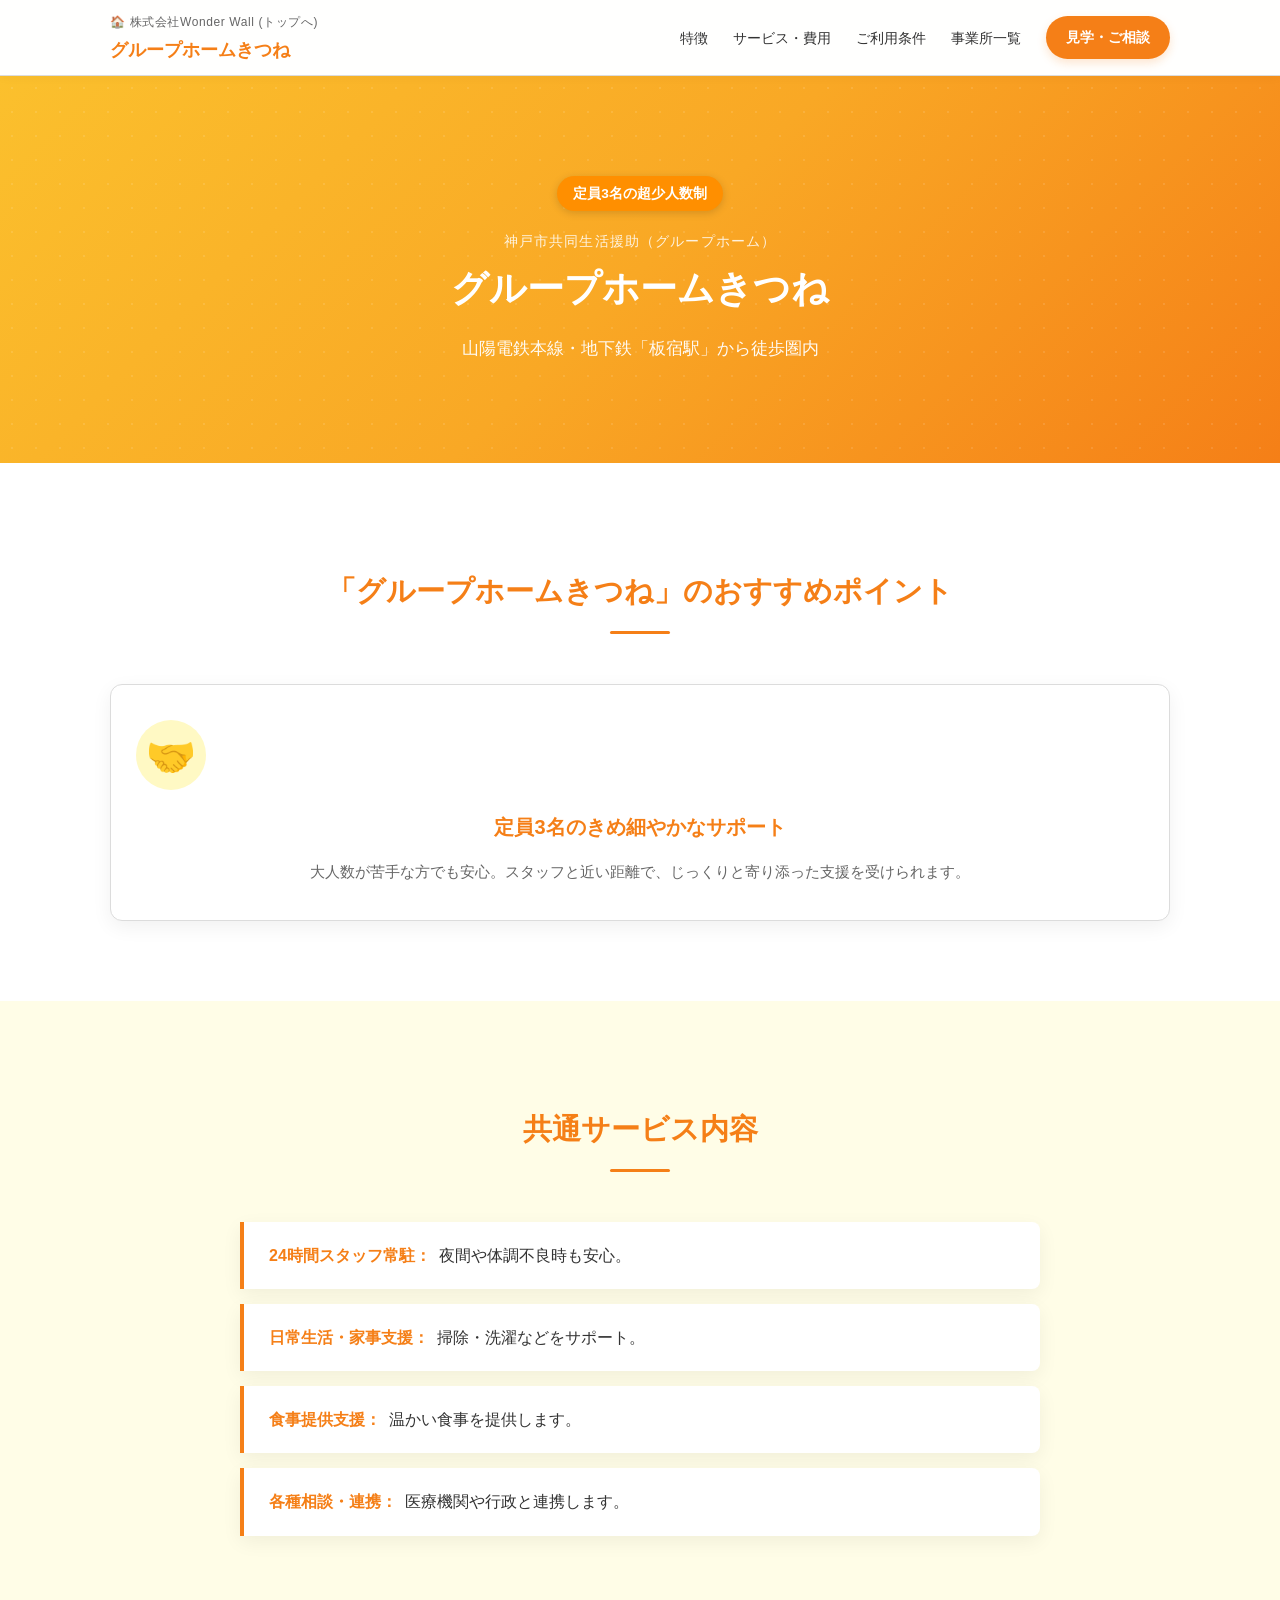
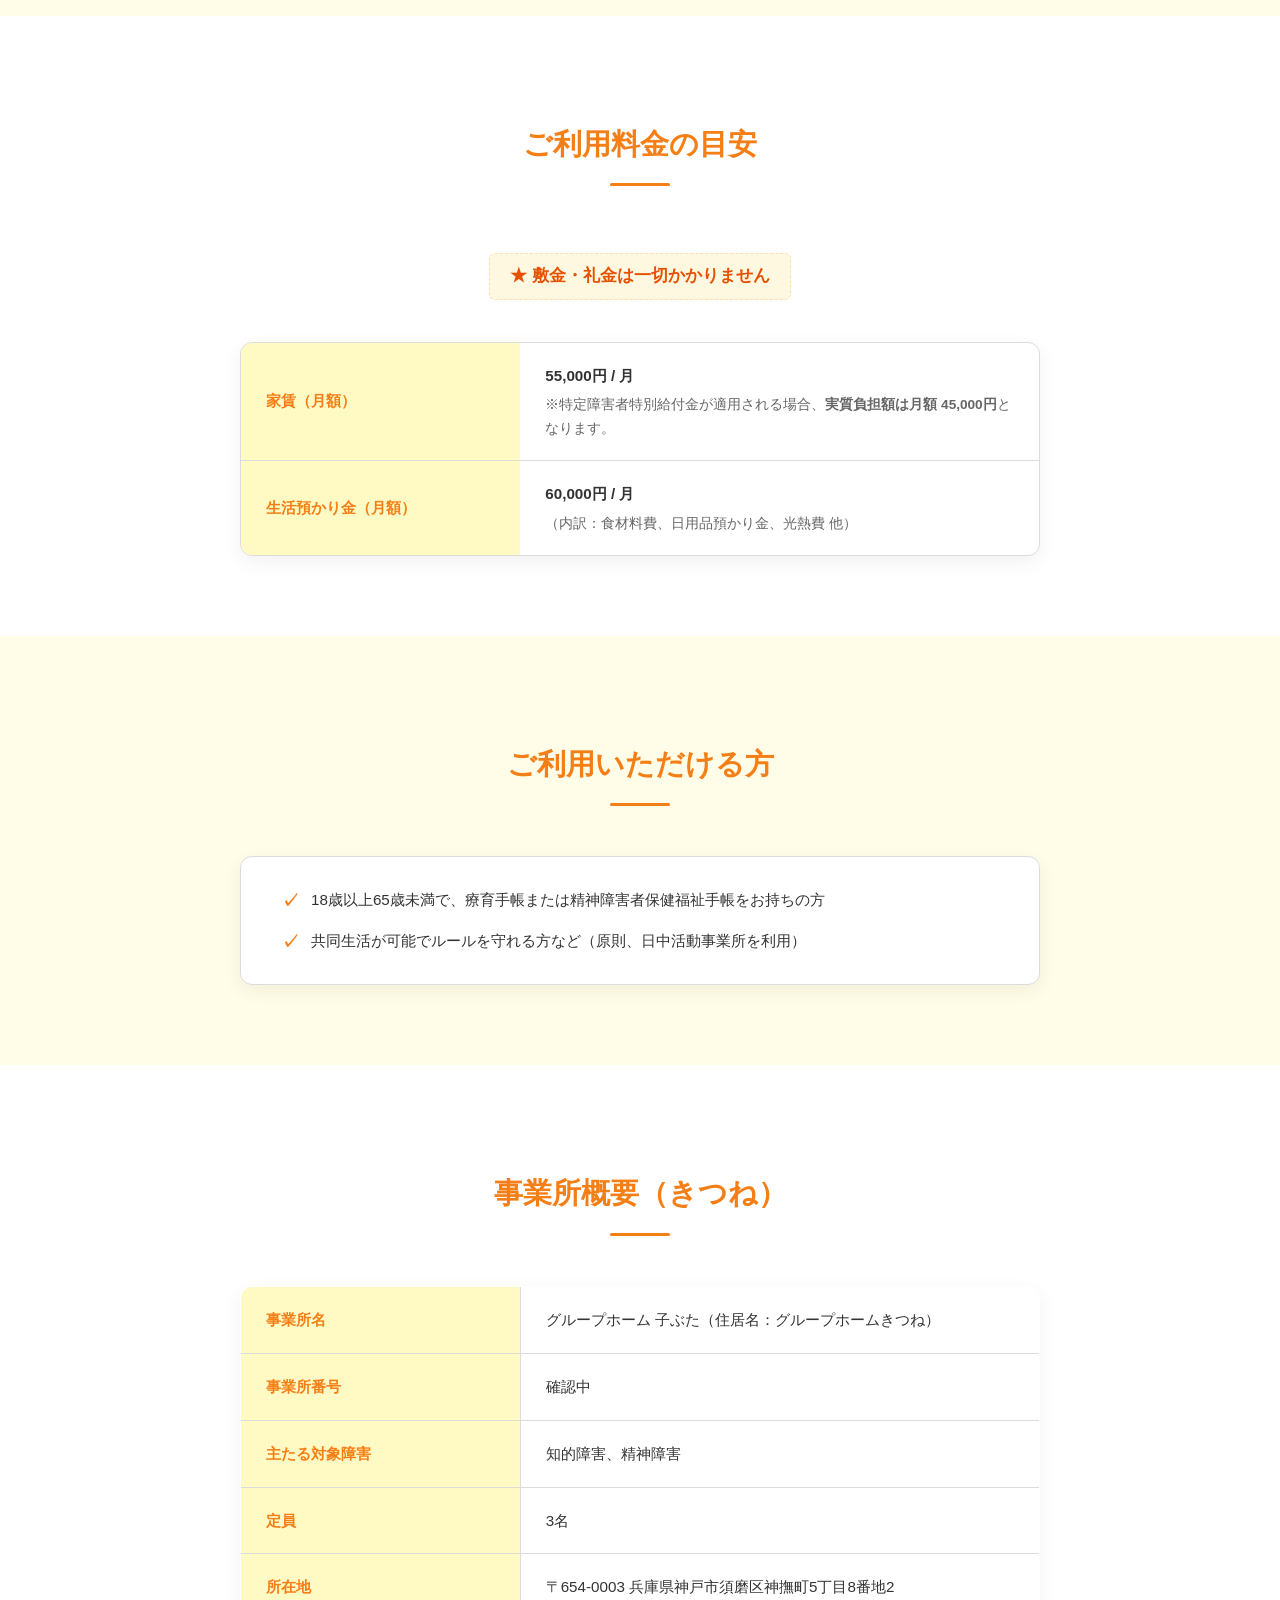
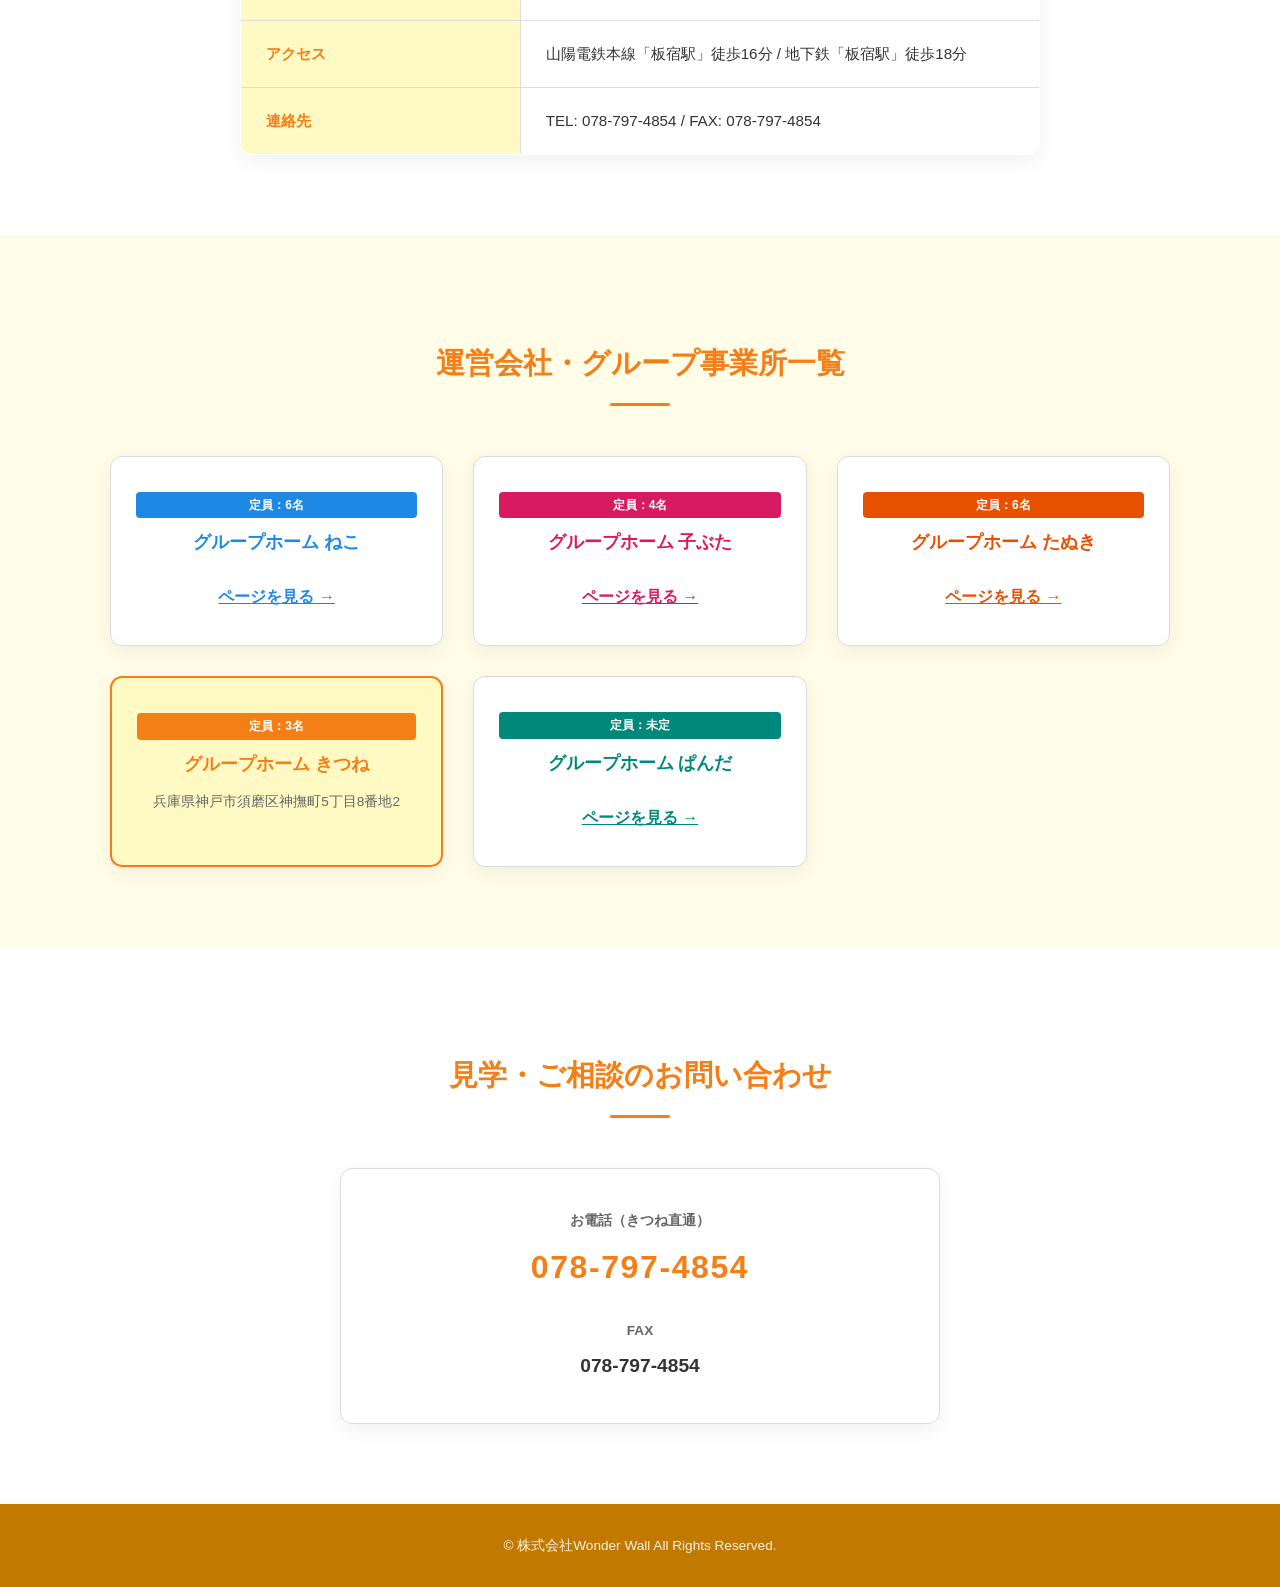
<file: kitsune.html>
<!DOCTYPE html>
<html lang="ja">
<head>
    <meta charset="UTF-8">
    <meta name="viewport" content="width=device-width, initial-scale=1.0">
    <title>グループホームきつね | 株式会社Wonder Wall</title>
    <link rel="stylesheet" href="css/style.css">
</head>
<body data-theme="kitsune">

    <header class="l-header">
        <div class="l-inner l-header__inner">
            <div class="l-header__brand">
                <a href="index.html" class="l-header__company-link">🏠 株式会社Wonder Wall (トップへ)</a>
                <span class="l-header__title">グループホームきつね</span>
            </div>
            
            <button class="c-hamburger" id="js-hamburger" aria-label="メニューを開閉する">
                <span></span><span></span><span></span>
            </button>

            <nav class="l-header__nav" id="js-nav">
                <ul class="l-header__list">
                    <li><a href="#features" class="l-header__link">特徴</a></li>
                    <li><a href="#service" class="l-header__link">サービス・費用</a></li>
                    <li><a href="#eligibility" class="l-header__link">ご利用条件</a></li>
                    <li><a href="#network" class="l-header__link">事業所一覧</a></li>
                    <li><a href="#contact" class="c-button c-button--header">見学・ご相談</a></li>
                </ul>
            </nav>
        </div>
    </header>

    <main class="l-main">
        <section class="p-hero">
            <div class="l-inner p-hero__inner">
                <div class="p-hero__badge">定員3名の超少人数制</div>
                <h1 class="p-hero__title">
                    <span class="p-hero__subtitle">神戸市共同生活援助（グループホーム）</span>
                    グループホームきつね
                </h1>
                <p class="p-hero__lead">山陽電鉄本線・地下鉄「板宿駅」から徒歩圏内</p>
            </div>
        </section>

        <section id="features" class="l-section p-features js-fade">
            <div class="l-inner">
                <h2 class="c-heading">「グループホームきつね」のおすすめポイント</h2>
                <div class="p-features__grid">
                    <div class="p-features__card">
                        <div class="p-features__icon">🤝</div>
                        <h3 class="p-features__card-title">定員3名のきめ細やかなサポート</h3>
                        <p class="p-features__card-text">大人数が苦手な方でも安心。スタッフと近い距離で、じっくりと寄り添った支援を受けられます。</p>
                    </div>
                </div>
            </div>
        </section>

        <section id="service" class="l-section p-services js-fade">
            <div class="l-inner">
                <h2 class="c-heading">共通サービス内容</h2>
                <ul class="p-services__list">
                    <li class="p-services__item"><strong>24時間スタッフ常駐：</strong>夜間や体調不良時も安心。</li>
                    <li class="p-services__item"><strong>日常生活・家事支援：</strong>掃除・洗濯などをサポート。</li>
                    <li class="p-services__item"><strong>食事提供支援：</strong>温かい食事を提供します。</li>
                    <li class="p-services__item"><strong>各種相談・連携：</strong>医療機関や行政と連携します。</li>
                </ul>
            </div>
        </section>

        <section class="l-section p-cost js-fade">
            <div class="l-inner">
                <h2 class="c-heading">ご利用料金の目安</h2>
                <div class="p-cost__notice"><p class="p-cost__highlight">★ 敷金・礼金は一切かかりません</p></div>
                <table class="c-table">
                    <tr><th>家賃（月額）</th><td><strong>55,000円 / 月</strong><br><small>※特定障害者特別給付金が適用される場合、<strong>実質負担額は月額 45,000円</strong>となります。</small></td></tr>
                    <tr><th>生活預かり金（月額）</th><td><strong>60,000円 / 月</strong><br><small>（内訳：食材料費、日用品預かり金、光熱費 他）</small></td></tr>
                </table>
            </div>
        </section>

        <section id="eligibility" class="l-section p-eligibility js-fade">
            <div class="l-inner">
                <h2 class="c-heading">ご利用いただける方</h2>
                <ul class="c-check-list">
                    <li>18歳以上65歳未満で、療育手帳または精神障害者保健福祉手帳をお持ちの方</li>
                    <li>共同生活が可能でルールを守れる方など（原則、日中活動事業所を利用）</li>
                </ul>
            </div>
        </section>

        <section class="l-section p-overview js-fade">
            <div class="l-inner">
                <h2 class="c-heading">事業所概要（きつね）</h2>
                <table class="c-table c-table--border">
                    <tr><th>事業所名</th><td>グループホーム 子ぶた（住居名：グループホームきつね）</td></tr>
                    <tr><th>事業所番号</th><td>確認中</td></tr>
                    <tr><th>主たる対象障害</th><td>知的障害、精神障害</td></tr>
                    <tr><th>定員</th><td>3名</td></tr>
                    <tr><th>所在地</th><td>〒654-0003 兵庫県神戸市須磨区神撫町5丁目8番地2</td></tr>
                    <tr><th>アクセス</th><td>山陽電鉄本線「板宿駅」徒歩16分 / 地下鉄「板宿駅」徒歩18分</td></tr>
                    <tr><th>連絡先</th><td>TEL: 078-797-4854 / FAX: 078-797-4854</td></tr>
                </table>
            </div>
        </section>

        <section id="network" class="l-section p-network js-fade">
            <div class="l-inner">
                <h2 class="c-heading">運営会社・グループ事業所一覧</h2>
                <div class="p-network__grid">
                    <a href="neko.html" class="p-network__card">
                        <span class="p-network__tag" style="background-color: #1e88e5; color: #fff;">定員：6名</span>
                        <h4 style="color: #1e88e5;">グループホーム ねこ</h4>
                        <span class="p-network__link" style="color: #1e88e5;">ページを見る &rarr;</span>
                    </a>
                    <a href="kobuta.html" class="p-network__card">
                        <span class="p-network__tag" style="background-color: #d81b60; color: #fff;">定員：4名</span>
                        <h4 style="color: #d81b60;">グループホーム 子ぶた</h4>
                        <span class="p-network__link" style="color: #d81b60;">ページを見る &rarr;</span>
                    </a>
                    <a href="tanuki.html" class="p-network__card">
                        <span class="p-network__tag" style="background-color: #e65100; color: #fff;">定員：6名</span>
                        <h4 style="color: #e65100;">グループホーム たぬき</h4>
                        <span class="p-network__link" style="color: #e65100;">ページを見る &rarr;</span>
                    </a>
                    
                    <div class="p-network__card p-network__card--active">
                        <span class="p-network__tag">定員：3名</span>
                        <h4>グループホーム きつね</h4>
                        <p>兵庫県神戸市須磨区神撫町5丁目8番地2</p>
                    </div>

                    <a href="panda.html" class="p-network__card">
                        <span class="p-network__tag" style="background-color: #00897b; color: #fff;">定員：未定</span>
                        <h4 style="color: #00897b;">グループホーム ぱんだ</h4>
                        <span class="p-network__link" style="color: #00897b;">ページを見る &rarr;</span>
                    </a>
                </div>
            </div>
        </section>

        <section id="contact" class="l-section p-contact js-fade">
            <div class="l-inner">
                <h2 class="c-heading">見学・ご相談のお問い合わせ</h2>
                <div class="p-contact__box">
                    <div class="p-contact__item">
                        <span class="p-contact__label">お電話（きつね直通）</span>
                        <a href="tel:0787974854" class="p-contact__tel">078-797-4854</a>
                    </div>
                    <div class="p-contact__item">
                        <span class="p-contact__label">FAX</span>
                        <span class="p-contact__fax">078-797-4854</span>
                    </div>
                </div>
            </div>
        </section>
    </main>

    <footer class="l-footer"><div class="l-inner"><p class="l-footer__copy">&copy; 株式会社Wonder Wall All Rights Reserved.</p></div></footer>
    <a href="tel:0787974854" class="c-floating-tel" aria-label="電話をかける">📞</a>
    <script src="js/main.js"></script>
</body>
</html>
</file>
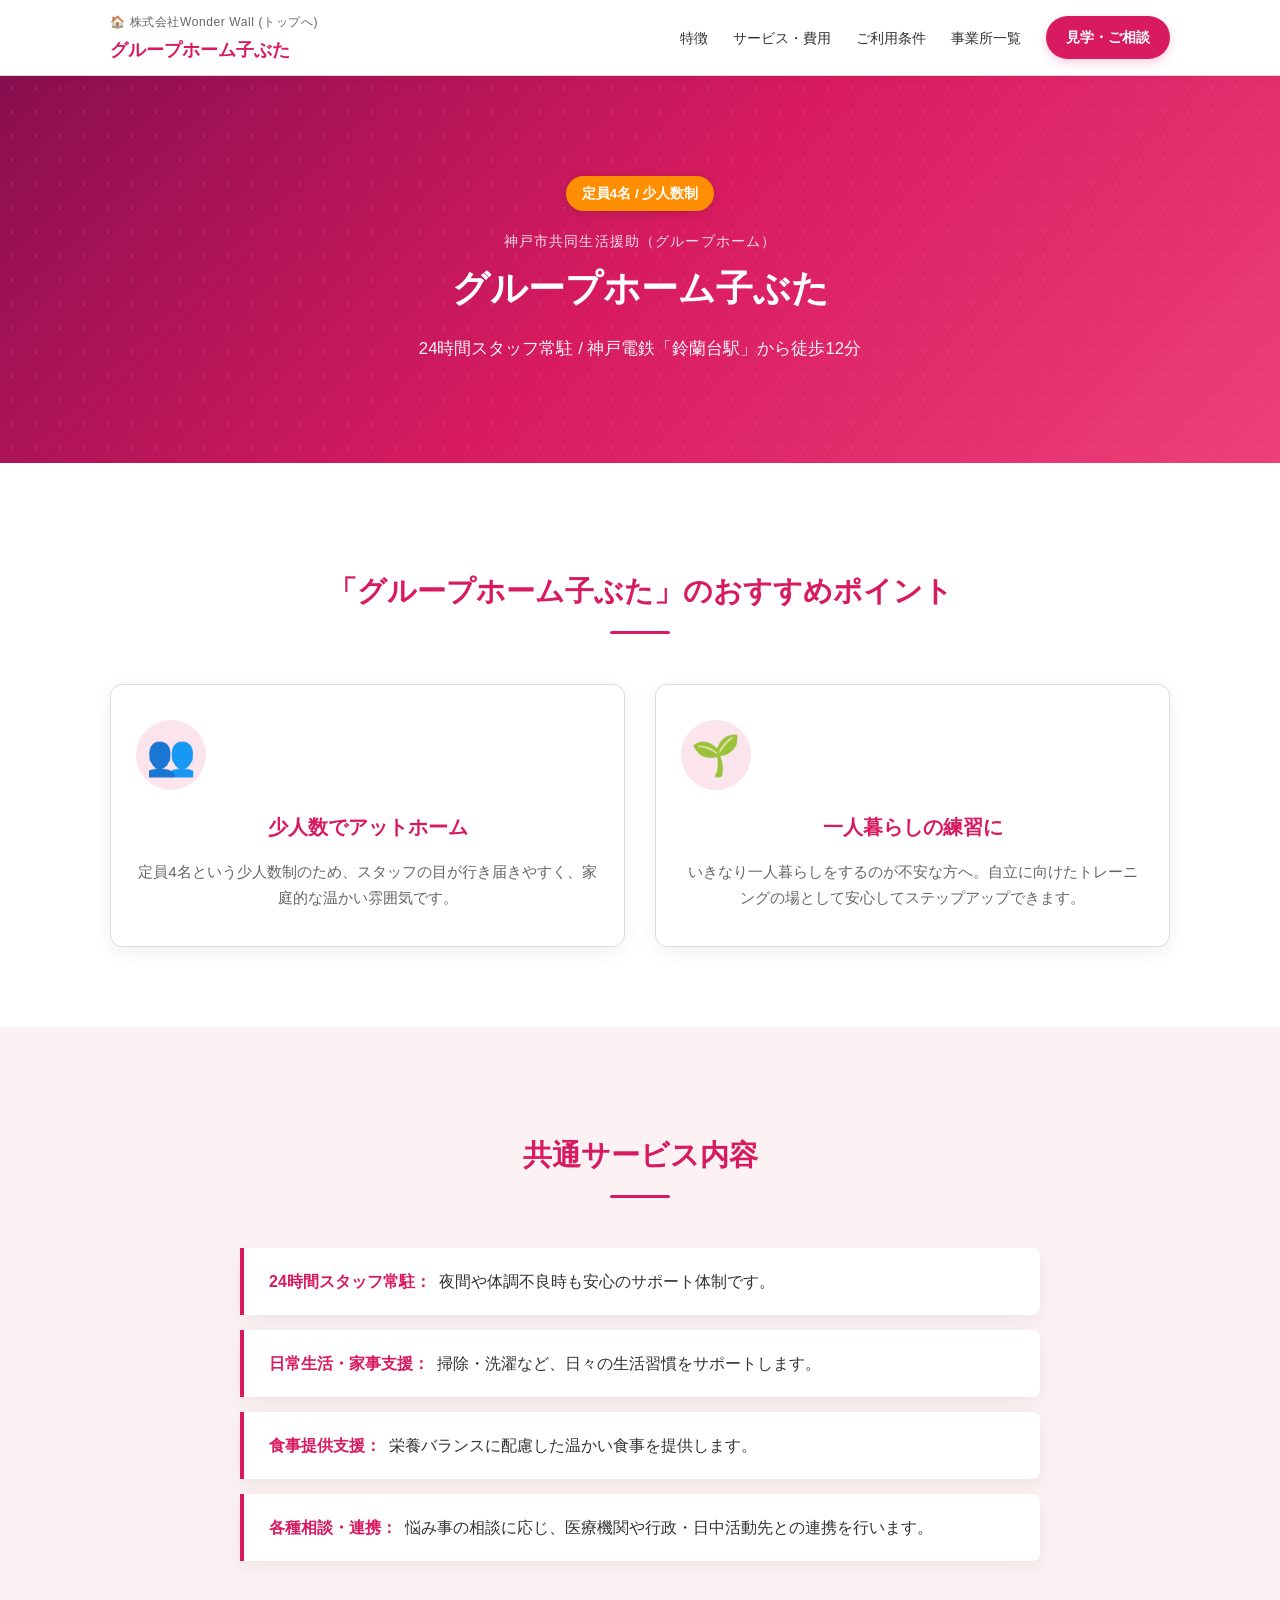
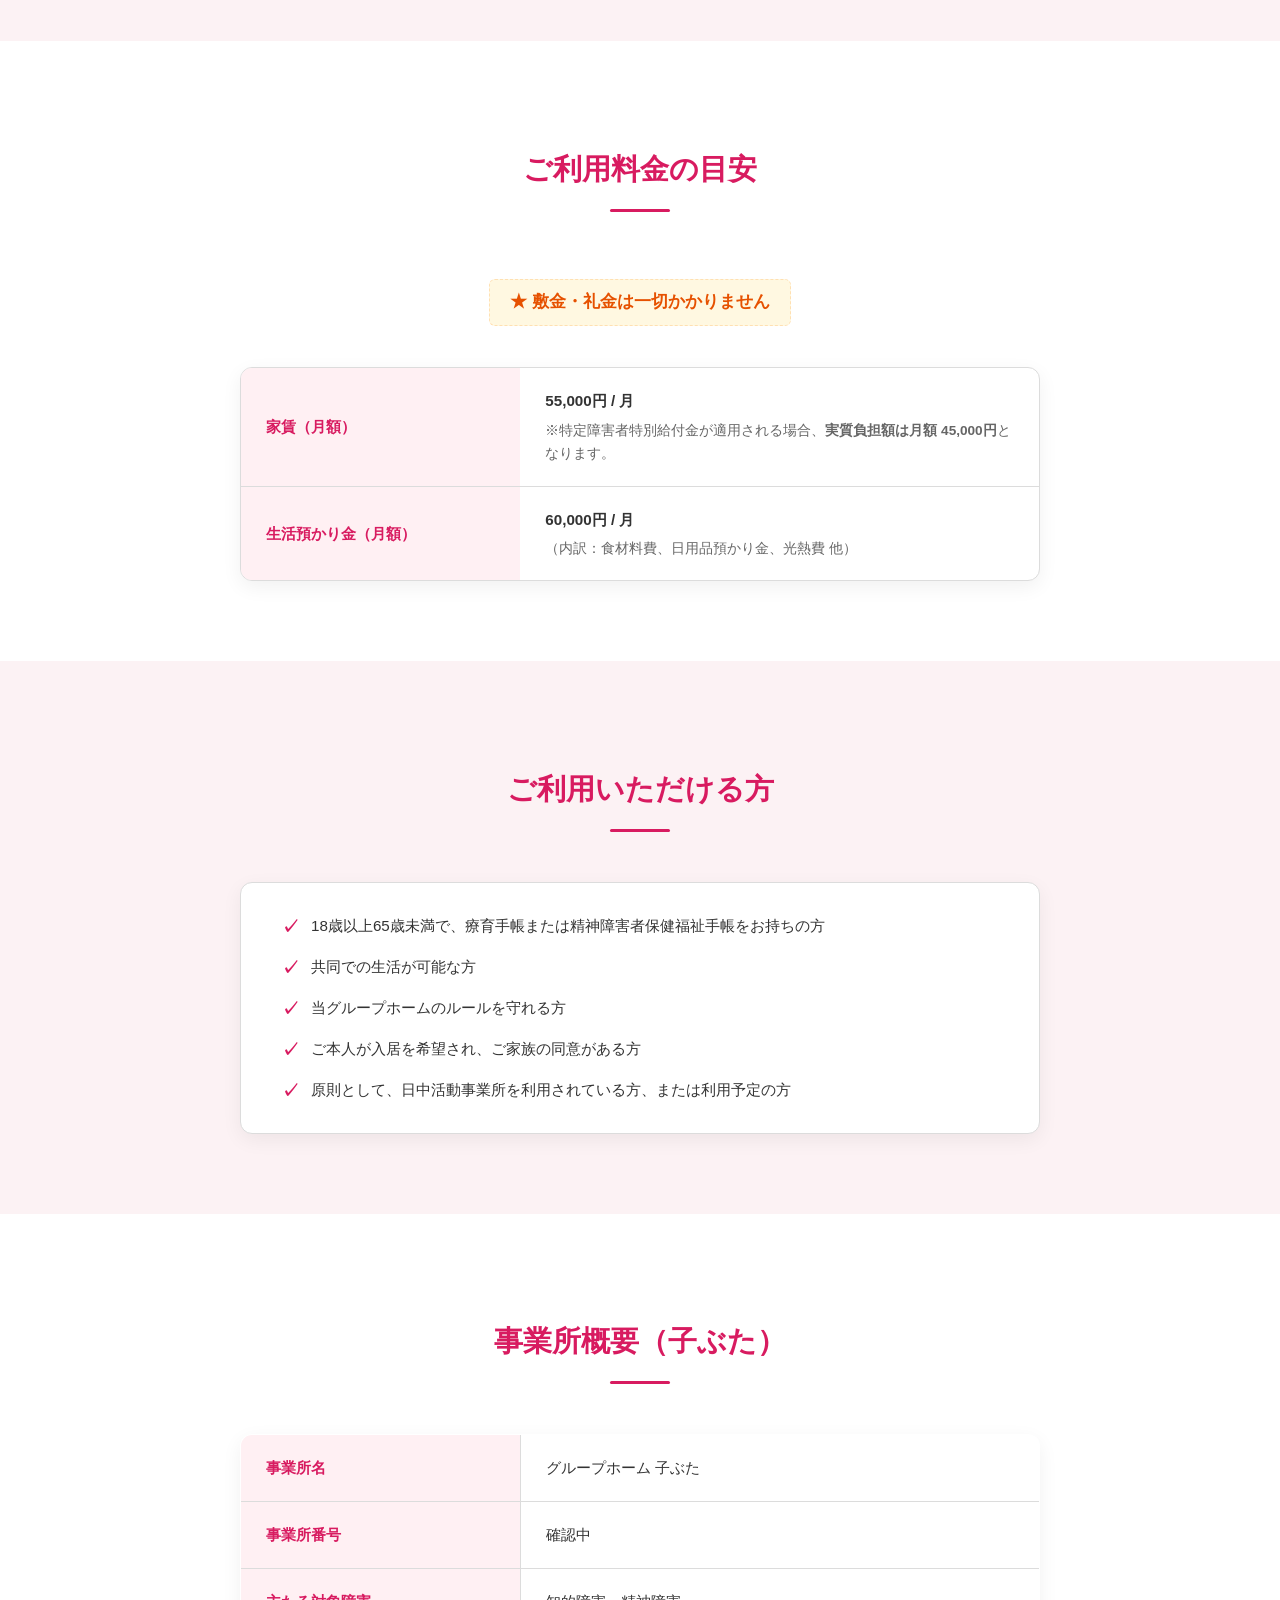
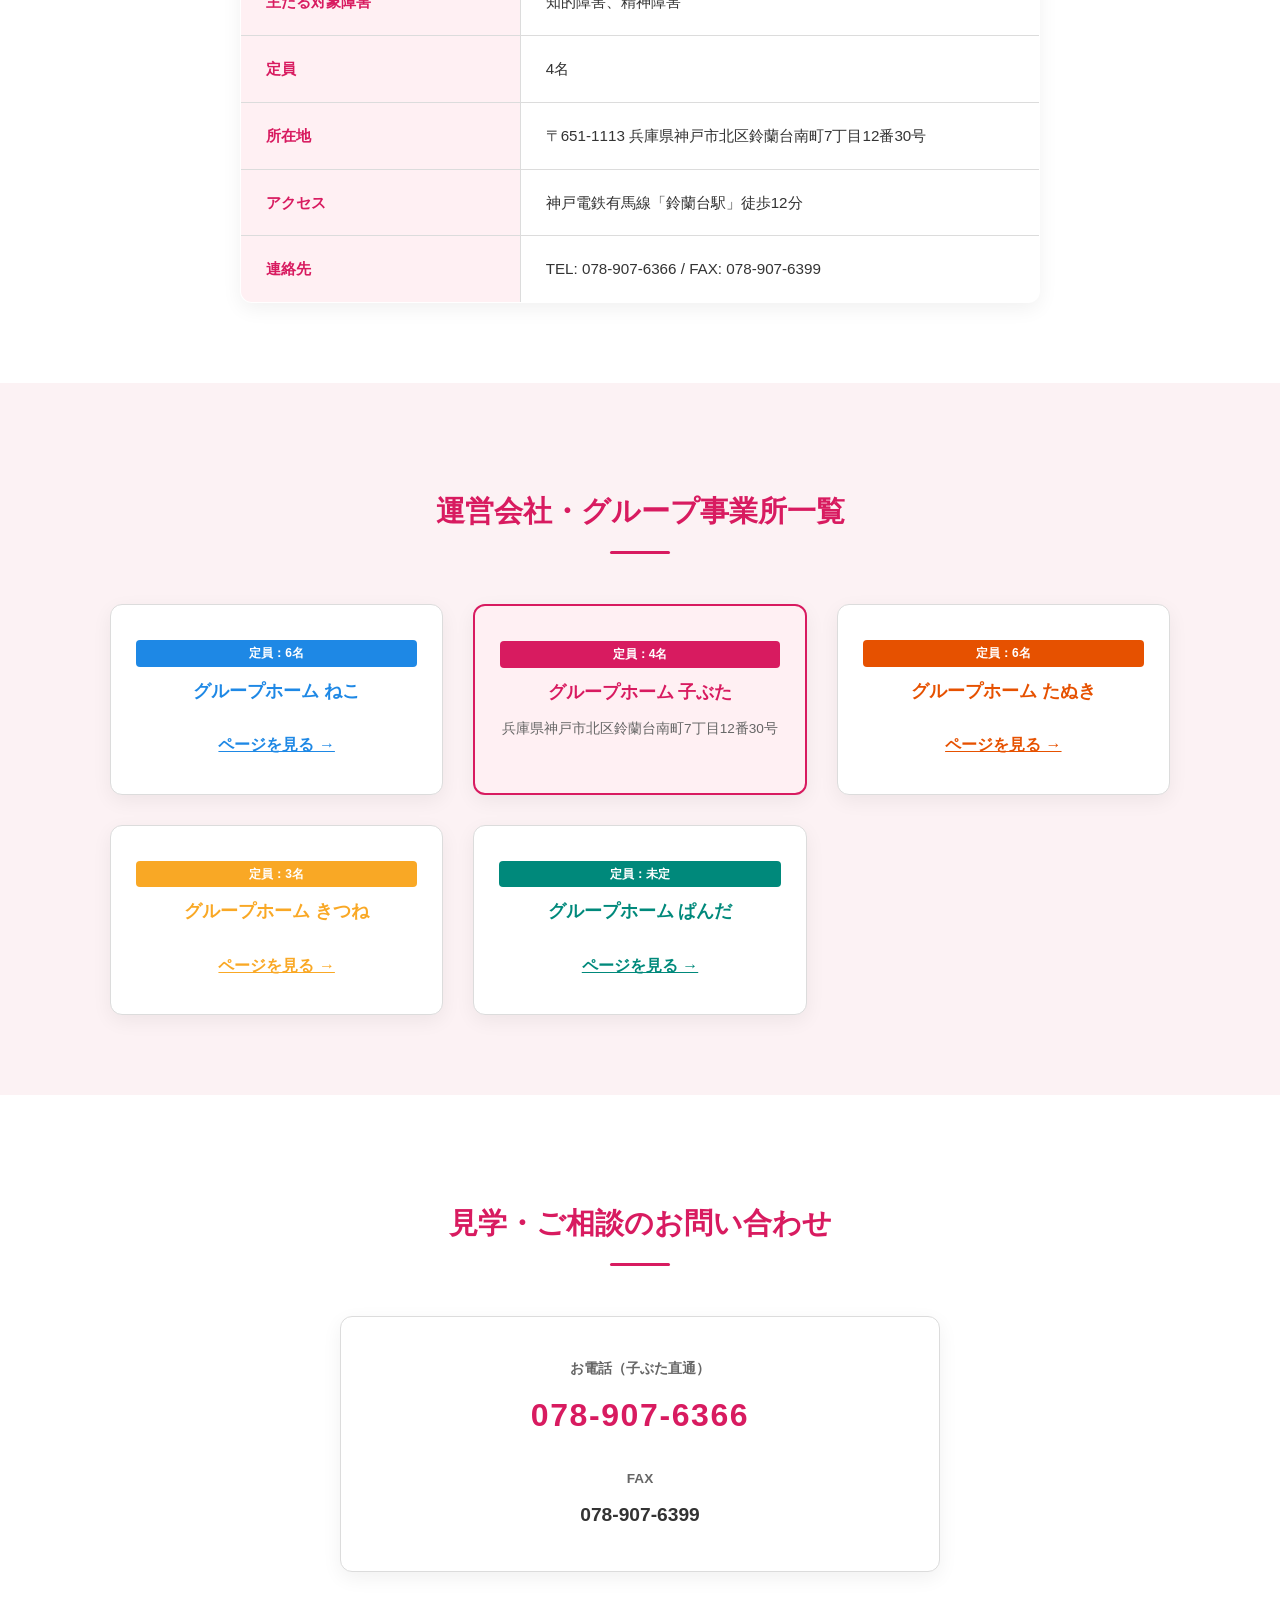
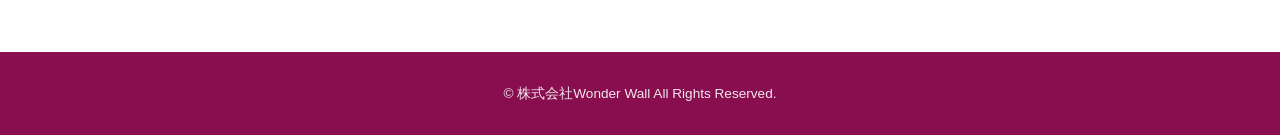
<file: kobuta.html>
<!DOCTYPE html>
<html lang="ja">
<head>
    <meta charset="UTF-8">
    <meta name="viewport" content="width=device-width, initial-scale=1.0">
    <title>グループホーム子ぶた | 株式会社Wonder Wall</title>
    <link rel="stylesheet" href="css/style.css">
</head>
<body data-theme="kobuta">

    <header class="l-header">
        <div class="l-inner l-header__inner">
            <div class="l-header__brand">
                <a href="index.html" class="l-header__company-link">🏠 株式会社Wonder Wall (トップへ)</a>
                <span class="l-header__title">グループホーム子ぶた</span>
            </div>
            
            <button class="c-hamburger" id="js-hamburger" aria-label="メニューを開閉する">
                <span></span><span></span><span></span>
            </button>

            <nav class="l-header__nav" id="js-nav">
                <ul class="l-header__list">
                    <li><a href="#features" class="l-header__link">特徴</a></li>
                    <li><a href="#service" class="l-header__link">サービス・費用</a></li>
                    <li><a href="#eligibility" class="l-header__link">ご利用条件</a></li>
                    <li><a href="#network" class="l-header__link">事業所一覧</a></li>
                    <li><a href="#contact" class="c-button c-button--header">見学・ご相談</a></li>
                </ul>
            </nav>
        </div>
    </header>

    <main class="l-main">
        <section class="p-hero">
            <div class="l-inner p-hero__inner">
                <div class="p-hero__badge">定員4名 / 少人数制</div>
                <h1 class="p-hero__title">
                    <span class="p-hero__subtitle">神戸市共同生活援助（グループホーム）</span>
                    グループホーム子ぶた
                </h1>
                <p class="p-hero__lead">24時間スタッフ常駐 / 神戸電鉄「鈴蘭台駅」から徒歩12分</p>
            </div>
        </section>

        <section id="features" class="l-section p-features js-fade">
            <div class="l-inner">
                <h2 class="c-heading">「グループホーム子ぶた」のおすすめポイント</h2>
                <div class="p-features__grid">
                    <div class="p-features__card">
                        <div class="p-features__icon">👥</div>
                        <h3 class="p-features__card-title">少人数でアットホーム</h3>
                        <p class="p-features__card-text">定員4名という少人数制のため、スタッフの目が行き届きやすく、家庭的な温かい雰囲気です。</p>
                    </div>
                    <div class="p-features__card">
                        <div class="p-features__icon">🌱</div>
                        <h3 class="p-features__card-title">一人暮らしの練習に</h3>
                        <p class="p-features__card-text">いきなり一人暮らしをするのが不安な方へ。自立に向けたトレーニングの場として安心してステップアップできます。</p>
                    </div>
                </div>
            </div>
        </section>

        <section id="service" class="l-section p-services js-fade">
            <div class="l-inner">
                <h2 class="c-heading">共通サービス内容</h2>
                <ul class="p-services__list">
                    <li class="p-services__item"><strong>24時間スタッフ常駐：</strong>夜間や体調不良時も安心のサポート体制です。</li>
                    <li class="p-services__item"><strong>日常生活・家事支援：</strong>掃除・洗濯など、日々の生活習慣をサポートします。</li>
                    <li class="p-services__item"><strong>食事提供支援：</strong>栄養バランスに配慮した温かい食事を提供します。</li>
                    <li class="p-services__item"><strong>各種相談・連携：</strong>悩み事の相談に応じ、医療機関や行政・日中活動先との連携を行います。</li>
                </ul>
            </div>
        </section>

        <section class="l-section p-cost js-fade">
            <div class="l-inner">
                <h2 class="c-heading">ご利用料金の目安</h2>
                <div class="p-cost__notice">
                    <p class="p-cost__highlight">★ 敷金・礼金は一切かかりません</p>
                </div>
                <table class="c-table">
                    <tbody>
                        <tr>
                            <th>家賃（月額）</th>
                            <td>
                                <strong>55,000円 / 月</strong><br>
                                <small>※特定障害者特別給付金が適用される場合、<strong>実質負担額は月額 45,000円</strong>となります。</small>
                            </td>
                        </tr>
                        <tr>
                            <th>生活預かり金（月額）</th>
                            <td>
                                <strong>60,000円 / 月</strong><br>
                                <small>（内訳：食材料費、日用品預かり金、光熱費 他）</small>
                            </td>
                        </tr>
                    </tbody>
                </table>
            </div>
        </section>

        <section id="eligibility" class="l-section p-eligibility js-fade">
            <div class="l-inner">
                <h2 class="c-heading">ご利用いただける方</h2>
                <ul class="c-check-list">
                    <li>18歳以上65歳未満で、療育手帳または精神障害者保健福祉手帳をお持ちの方</li>
                    <li>共同での生活が可能な方</li>
                    <li>当グループホームのルールを守れる方</li>
                    <li>ご本人が入居を希望され、ご家族の同意がある方</li>
                    <li>原則として、日中活動事業所を利用されている方、または利用予定の方</li>
                </ul>
            </div>
        </section>

        <section class="l-section p-overview js-fade">
            <div class="l-inner">
                <h2 class="c-heading">事業所概要（子ぶた）</h2>
                <table class="c-table c-table--border">
                    <tbody>
                        <tr><th>事業所名</th><td>グループホーム 子ぶた</td></tr>
                        <tr><th>事業所番号</th><td>確認中</td></tr>
                        <tr><th>主たる対象障害</th><td>知的障害、精神障害</td></tr>
                        <tr><th>定員</th><td>4名</td></tr>
                        <tr><th>所在地</th><td>〒651-1113 兵庫県神戸市北区鈴蘭台南町7丁目12番30号</td></tr>
                        <tr><th>アクセス</th><td>神戸電鉄有馬線「鈴蘭台駅」徒歩12分</td></tr>
                        <tr><th>連絡先</th><td>TEL: 078-907-6366 / FAX: 078-907-6399</td></tr>
                    </tbody>
                </table>
            </div>
        </section>

        <section id="network" class="l-section p-network js-fade">
            <div class="l-inner">
                <h2 class="c-heading">運営会社・グループ事業所一覧</h2>
                <div class="p-network__grid">
                    <a href="neko.html" class="p-network__card">
                        <span class="p-network__tag" style="background-color: #1e88e5; color: #fff;">定員：6名</span>
                        <h4 style="color: #1e88e5;">グループホーム ねこ</h4>
                        <span class="p-network__link" style="color: #1e88e5;">ページを見る &rarr;</span>
                    </a>
                    <div class="p-network__card p-network__card--active">
                        <span class="p-network__tag">定員：4名</span>
                        <h4>グループホーム 子ぶた</h4>
                        <p>兵庫県神戸市北区鈴蘭台南町7丁目12番30号</p>
                    </div>
                    <a href="tanuki.html" class="p-network__card">
                        <span class="p-network__tag" style="background-color: #e65100; color: #fff;">定員：6名</span>
                        <h4 style="color: #e65100;">グループホーム たぬき</h4>
                        <span class="p-network__link" style="color: #e65100;">ページを見る &rarr;</span>
                    </a>
                    <a href="kitsune.html" class="p-network__card">
                        <span class="p-network__tag" style="background-color: #f9a825; color: #fff;">定員：3名</span>
                        <h4 style="color: #f9a825;">グループホーム きつね</h4>
                        <span class="p-network__link" style="color: #f9a825;">ページを見る &rarr;</span>
                    </a>
                    <a href="panda.html" class="p-network__card">
                        <span class="p-network__tag" style="background-color: #00897b; color: #fff;">定員：未定</span>
                        <h4 style="color: #00897b;">グループホーム ぱんだ</h4>
                        <span class="p-network__link" style="color: #00897b;">ページを見る &rarr;</span>
                    </a>
                </div>
            </div>
        </section>

        <section id="contact" class="l-section p-contact js-fade">
            <div class="l-inner">
                <h2 class="c-heading">見学・ご相談のお問い合わせ</h2>
                <div class="p-contact__box">
                    <div class="p-contact__item">
                        <span class="p-contact__label">お電話（子ぶた直通）</span>
                        <a href="tel:0789076366" class="p-contact__tel">078-907-6366</a>
                    </div>
                    <div class="p-contact__item">
                        <span class="p-contact__label">FAX</span>
                        <span class="p-contact__fax">078-907-6399</span>
                    </div>
                </div>
            </div>
        </section>
    </main>

    <footer class="l-footer"><div class="l-inner"><p class="l-footer__copy">&copy; 株式会社Wonder Wall All Rights Reserved.</p></div></footer>
    <a href="tel:0789076366" class="c-floating-tel" aria-label="電話をかける">📞</a>
    <script src="js/main.js"></script>
</body>
</html>
</file>
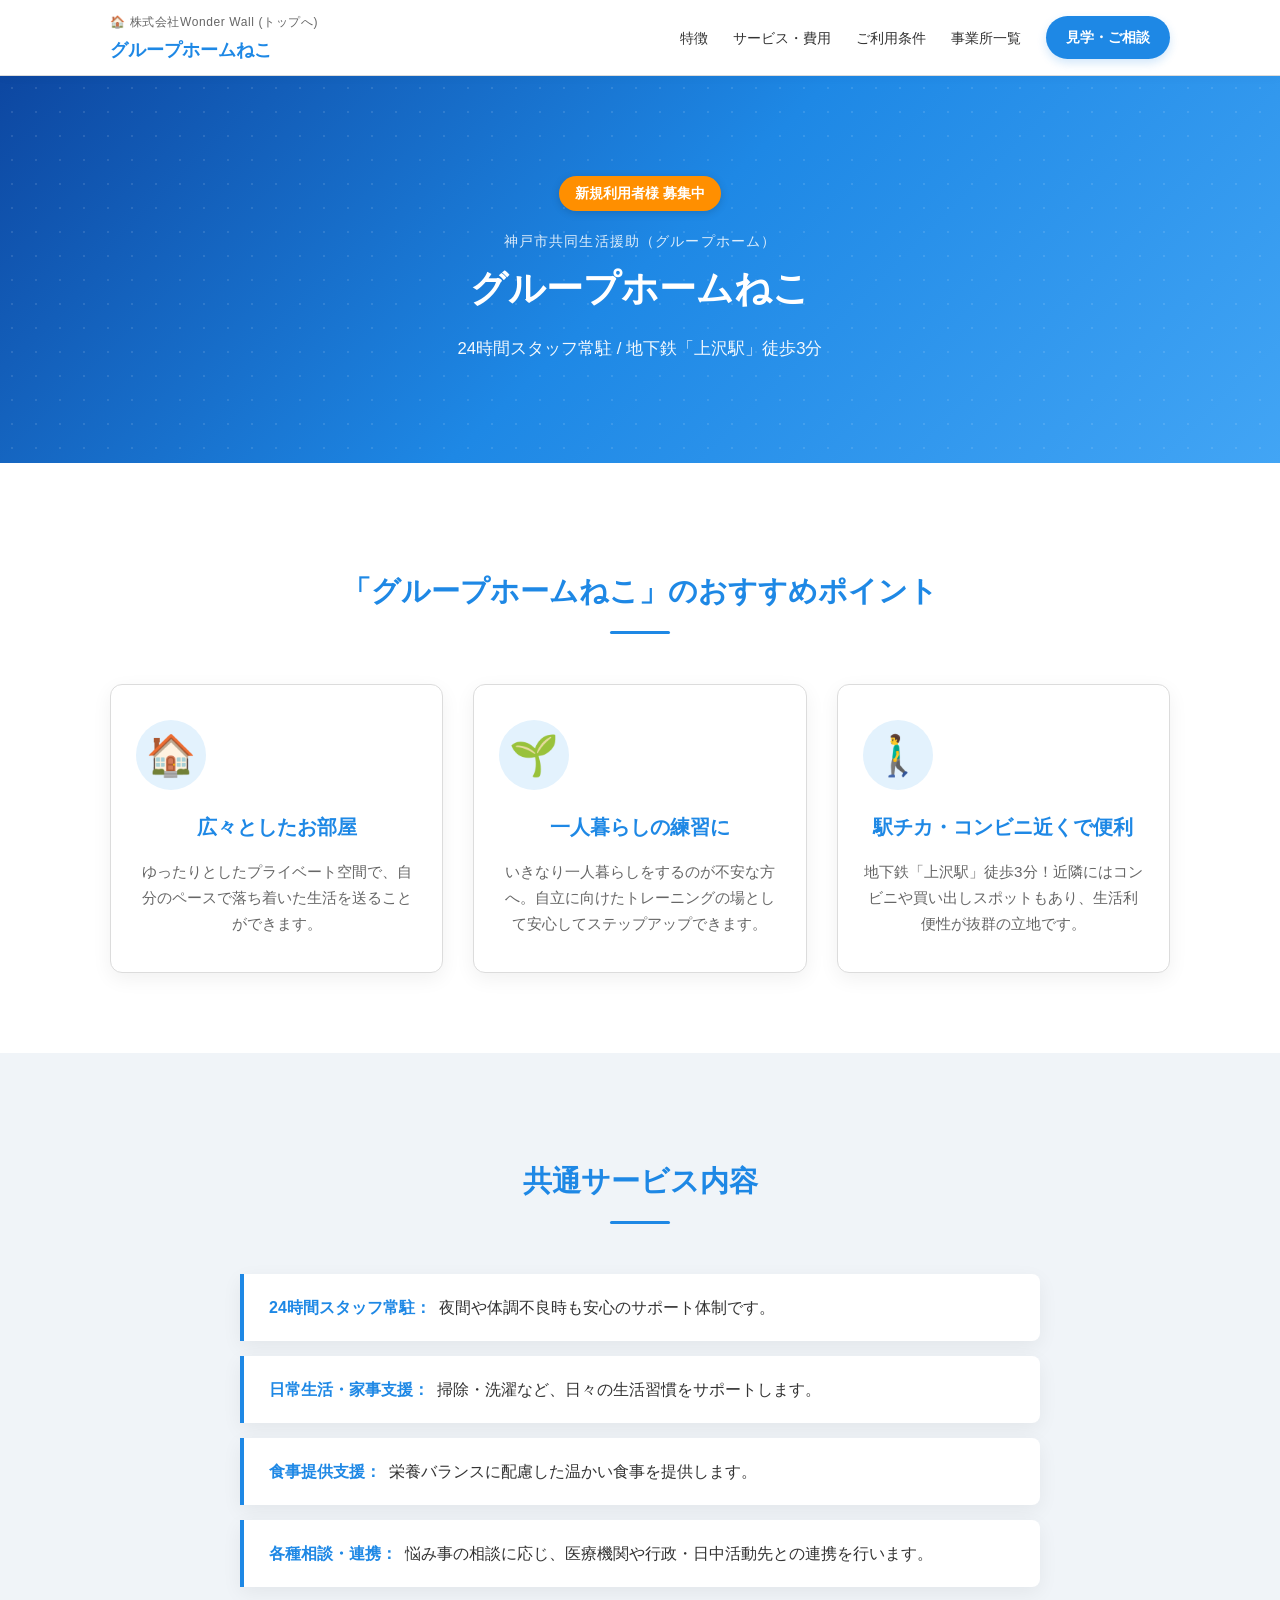
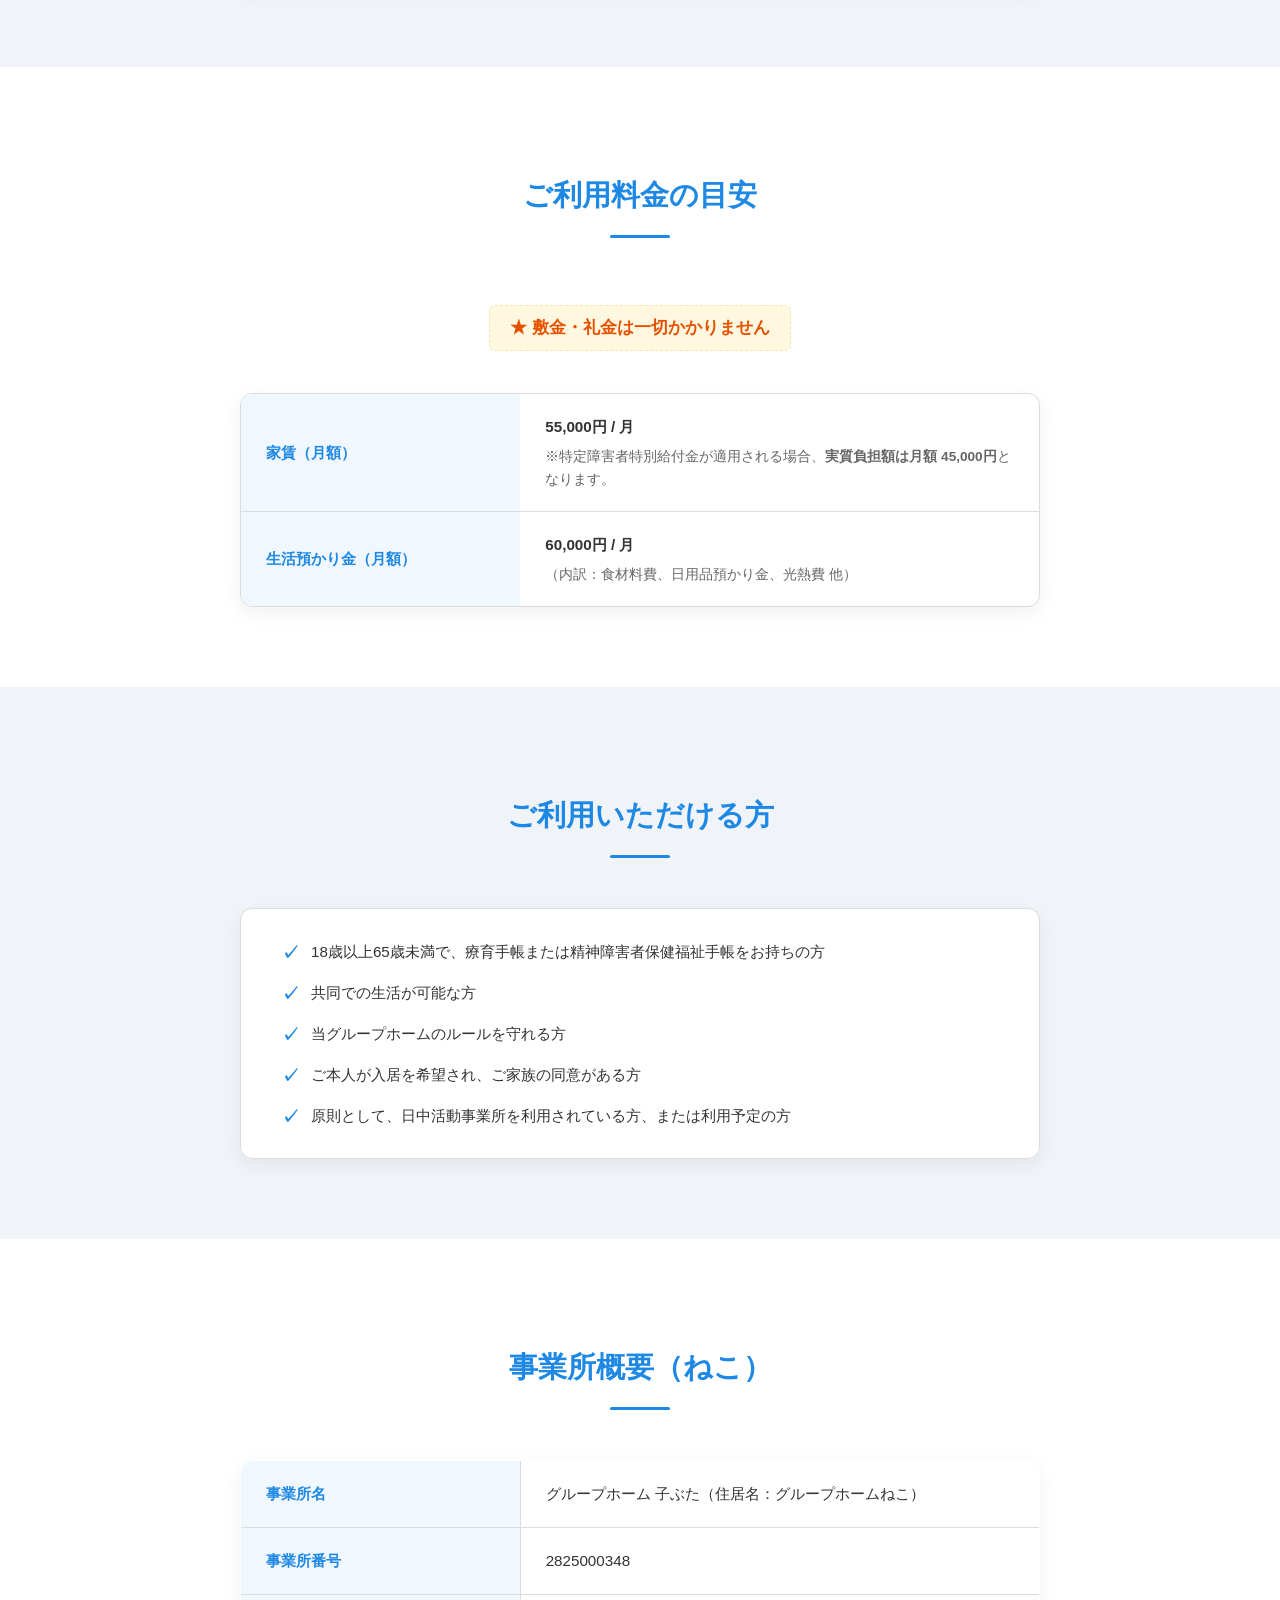
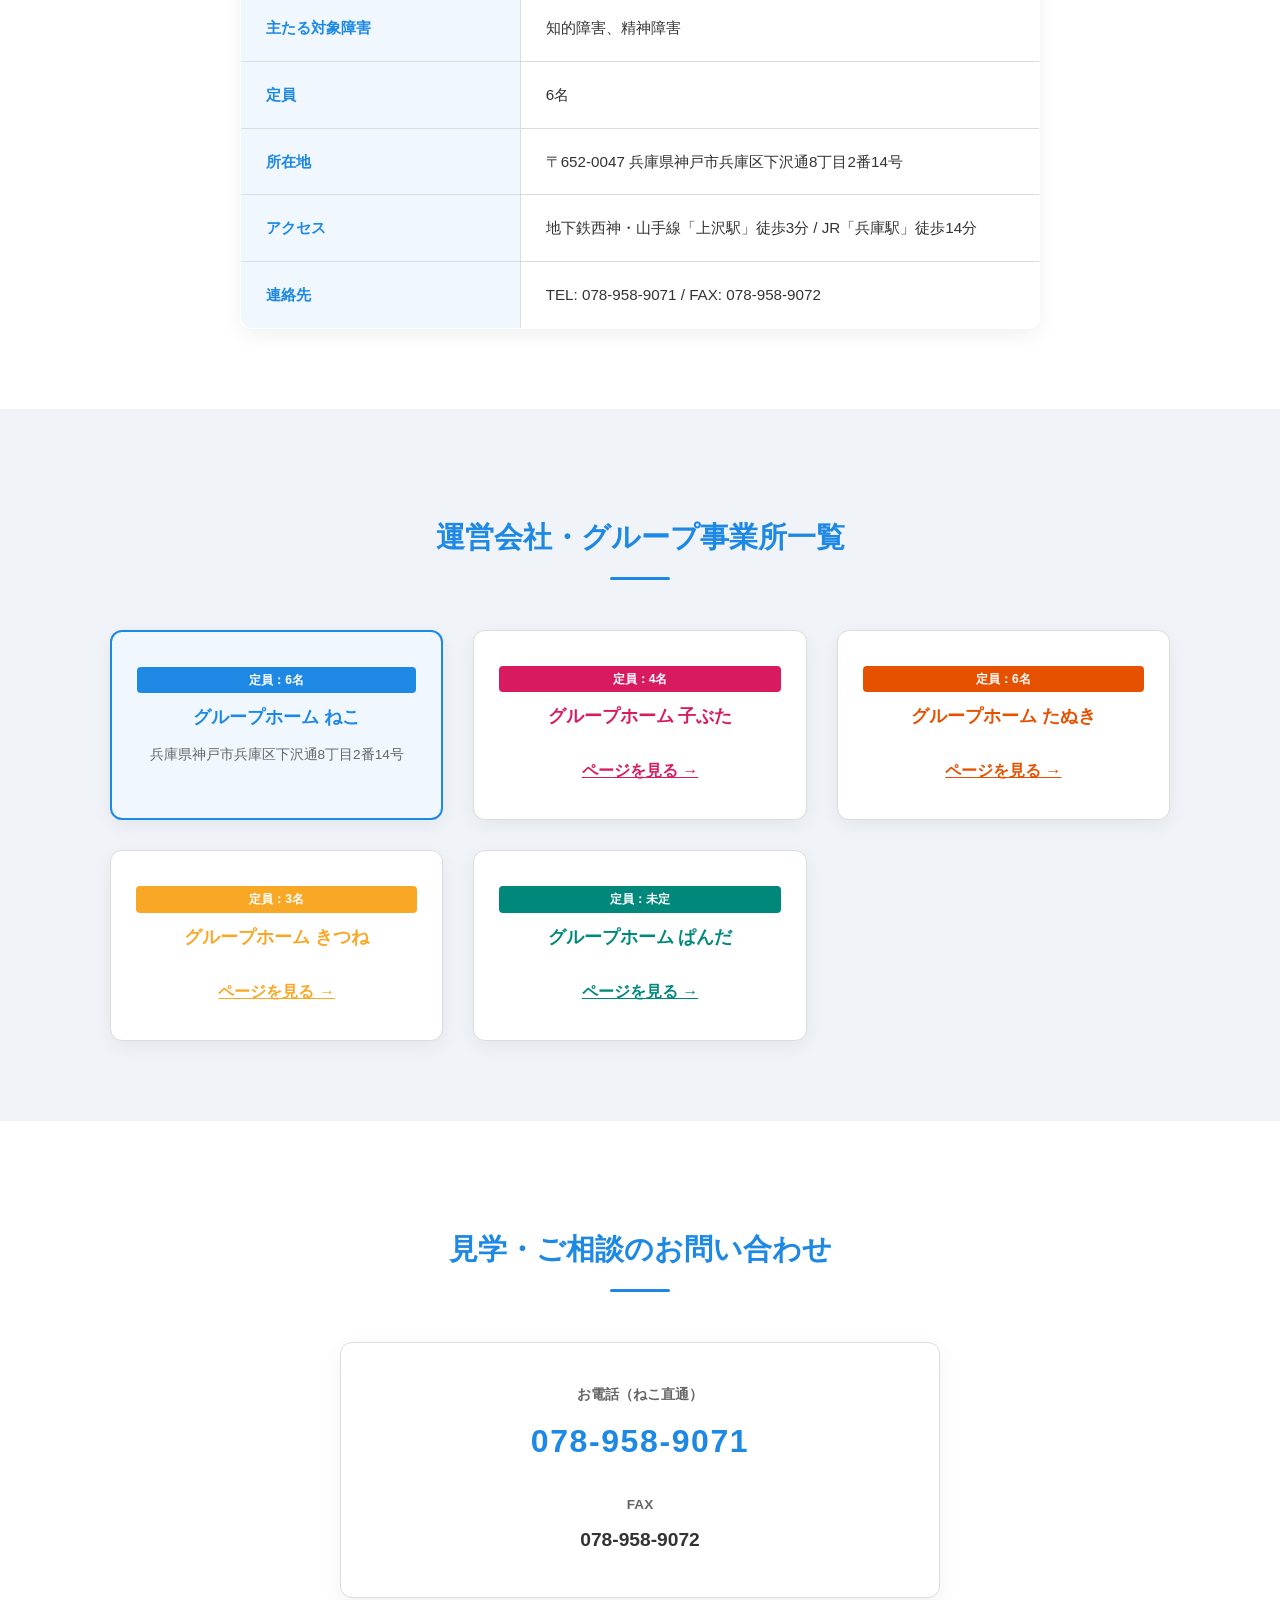
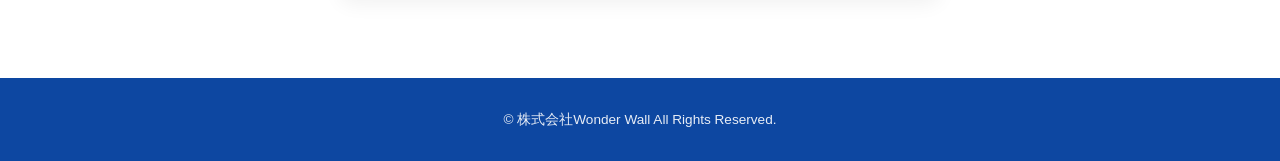
<file: neko.html>
<!DOCTYPE html>
<html lang="ja">
<head>
    <meta charset="UTF-8">
    <meta name="viewport" content="width=device-width, initial-scale=1.0">
    <title>グループホームねこ | 株式会社Wonder Wall</title>
    <link rel="stylesheet" href="css/style.css">
</head>
<body data-theme="neko">

    <header class="l-header">
        <div class="l-inner l-header__inner">
            <div class="l-header__brand">
                <!-- ここがトップページへ戻るリンクになります -->
                <a href="index.html" class="l-header__company-link">🏠 株式会社Wonder Wall (トップへ)</a>
                <span class="l-header__title">グループホームねこ</span>
            </div>
            
            <button class="c-hamburger" id="js-hamburger" aria-label="メニューを開閉する">
                <span></span><span></span><span></span>
            </button>

            <nav class="l-header__nav" id="js-nav">
                <ul class="l-header__list">
                    <li><a href="#features" class="l-header__link">特徴</a></li>
                    <li><a href="#service" class="l-header__link">サービス・費用</a></li>
                    <li><a href="#eligibility" class="l-header__link">ご利用条件</a></li>
                    <li><a href="#network" class="l-header__link">事業所一覧</a></li>
                    <li><a href="#contact" class="c-button c-button--header">見学・ご相談</a></li>
                </ul>
            </nav>
        </div>
    </header>

    <main class="l-main">
        <section class="p-hero">
            <div class="l-inner p-hero__inner">
                <div class="p-hero__badge">新規利用者様 募集中</div>
                <h1 class="p-hero__title">
                    <span class="p-hero__subtitle">神戸市共同生活援助（グループホーム）</span>
                    グループホームねこ
                </h1>
                <p class="p-hero__lead">24時間スタッフ常駐 / 地下鉄「上沢駅」徒歩3分</p>
            </div>
        </section>

        <section id="features" class="l-section p-features js-fade">
            <div class="l-inner">
                <h2 class="c-heading">「グループホームねこ」のおすすめポイント</h2>
                <div class="p-features__grid">
                    <div class="p-features__card">
                        <div class="p-features__icon">🏠</div>
                        <h3 class="p-features__card-title">広々としたお部屋</h3>
                        <p class="p-features__card-text">ゆったりとしたプライベート空間で、自分のペースで落ち着いた生活を送ることができます。</p>
                    </div>
                    <div class="p-features__card">
                        <div class="p-features__icon">🌱</div>
                        <h3 class="p-features__card-title">一人暮らしの練習に</h3>
                        <p class="p-features__card-text">いきなり一人暮らしをするのが不安な方へ。自立に向けたトレーニングの場として安心してステップアップできます。</p>
                    </div>
                    <div class="p-features__card">
                        <div class="p-features__icon">🚶‍♂️</div>
                        <h3 class="p-features__card-title">駅チカ・コンビニ近くで便利</h3>
                        <p class="p-features__card-text">地下鉄「上沢駅」徒歩3分！近隣にはコンビニや買い出しスポットもあり、生活利便性が抜群の立地です。</p>
                    </div>
                </div>
            </div>
        </section>

        <section id="service" class="l-section p-services js-fade">
            <div class="l-inner">
                <h2 class="c-heading">共通サービス内容</h2>
                <ul class="p-services__list">
                    <li class="p-services__item"><strong>24時間スタッフ常駐：</strong>夜間や体調不良時も安心のサポート体制です。</li>
                    <li class="p-services__item"><strong>日常生活・家事支援：</strong>掃除・洗濯など、日々の生活習慣をサポートします。</li>
                    <li class="p-services__item"><strong>食事提供支援：</strong>栄養バランスに配慮した温かい食事を提供します。</li>
                    <li class="p-services__item"><strong>各種相談・連携：</strong>悩み事の相談に応じ、医療機関や行政・日中活動先との連携を行います。</li>
                </ul>
            </div>
        </section>

        <section class="l-section p-cost js-fade">
            <div class="l-inner">
                <h2 class="c-heading">ご利用料金の目安</h2>
                <div class="p-cost__notice">
                    <p class="p-cost__highlight">★ 敷金・礼金は一切かかりません</p>
                </div>
                <table class="c-table">
                    <tbody>
                        <tr>
                            <th>家賃（月額）</th>
                            <td>
                                <strong>55,000円 / 月</strong><br>
                                <small>※特定障害者特別給付金が適用される場合、<strong>実質負担額は月額 45,000円</strong>となります。</small>
                            </td>
                        </tr>
                        <tr>
                            <th>生活預かり金（月額）</th>
                            <td>
                                <strong>60,000円 / 月</strong><br>
                                <small>（内訳：食材料費、日用品預かり金、光熱費 他）</small>
                            </td>
                        </tr>
                    </tbody>
                </table>
            </div>
        </section>

        <section id="eligibility" class="l-section p-eligibility js-fade">
            <div class="l-inner">
                <h2 class="c-heading">ご利用いただける方</h2>
                <ul class="c-check-list">
                    <li>18歳以上65歳未満で、療育手帳または精神障害者保健福祉手帳をお持ちの方</li>
                    <li>共同での生活が可能な方</li>
                    <li>当グループホームのルールを守れる方</li>
                    <li>ご本人が入居を希望され、ご家族の同意がある方</li>
                    <li>原則として、日中活動事業所を利用されている方、または利用予定の方</li>
                </ul>
            </div>
        </section>

        <section class="l-section p-overview js-fade">
            <div class="l-inner">
                <h2 class="c-heading">事業所概要（ねこ）</h2>
                <table class="c-table c-table--border">
                    <tbody>
                        <tr><th>事業所名</th><td>グループホーム 子ぶた（住居名：グループホームねこ）</td></tr>
                        <tr><th>事業所番号</th><td>2825000348</td></tr>
                        <tr><th>主たる対象障害</th><td>知的障害、精神障害</td></tr>
                        <tr><th>定員</th><td>6名</td></tr>
                        <tr><th>所在地</th><td>〒652-0047 兵庫県神戸市兵庫区下沢通8丁目2番14号</td></tr>
                        <tr><th>アクセス</th><td>地下鉄西神・山手線「上沢駅」徒歩3分 / JR「兵庫駅」徒歩14分</td></tr>
                        <tr><th>連絡先</th><td>TEL: 078-958-9071 / FAX: 078-958-9072</td></tr>
                    </tbody>
                </table>
            </div>
        </section>

        <section id="network" class="l-section p-network js-fade">
            <div class="l-inner">
                <h2 class="c-heading">運営会社・グループ事業所一覧</h2>
                <div class="p-network__grid">
                    <div class="p-network__card p-network__card--active">
                        <span class="p-network__tag">定員：6名</span>
                        <h4>グループホーム ねこ</h4>
                        <p>兵庫県神戸市兵庫区下沢通8丁目2番14号</p>
                    </div>
                    <a href="kobuta.html" class="p-network__card">
                        <span class="p-network__tag" style="background-color: #d81b60; color: #fff;">定員：4名</span>
                        <h4 style="color: #d81b60;">グループホーム 子ぶた</h4>
                        <span class="p-network__link" style="color: #d81b60;">ページを見る &rarr;</span>
                    </a>
                    <a href="tanuki.html" class="p-network__card">
                        <span class="p-network__tag" style="background-color: #e65100; color: #fff;">定員：6名</span>
                        <h4 style="color: #e65100;">グループホーム たぬき</h4>
                        <span class="p-network__link" style="color: #e65100;">ページを見る &rarr;</span>
                    </a>
                    <a href="kitsune.html" class="p-network__card">
                        <span class="p-network__tag" style="background-color: #f9a825; color: #fff;">定員：3名</span>
                        <h4 style="color: #f9a825;">グループホーム きつね</h4>
                        <span class="p-network__link" style="color: #f9a825;">ページを見る &rarr;</span>
                    </a>
                    <a href="panda.html" class="p-network__card">
                        <span class="p-network__tag" style="background-color: #00897b; color: #fff;">定員：未定</span>
                        <h4 style="color: #00897b;">グループホーム ぱんだ</h4>
                        <span class="p-network__link" style="color: #00897b;">ページを見る &rarr;</span>
                    </a>
                </div>
            </div>
        </section>

        <section id="contact" class="l-section p-contact js-fade">
            <div class="l-inner">
                <h2 class="c-heading">見学・ご相談のお問い合わせ</h2>
                <div class="p-contact__box">
                    <div class="p-contact__item">
                        <span class="p-contact__label">お電話（ねこ直通）</span>
                        <a href="tel:0789589071" class="p-contact__tel">078-958-9071</a>
                    </div>
                    <div class="p-contact__item">
                        <span class="p-contact__label">FAX</span>
                        <span class="p-contact__fax">078-958-9072</span>
                    </div>
                </div>
            </div>
        </section>
    </main>

    <footer class="l-footer"><div class="l-inner"><p class="l-footer__copy">&copy; 株式会社Wonder Wall All Rights Reserved.</p></div></footer>
    <a href="tel:0789589071" class="c-floating-tel" aria-label="電話をかける">📞</a>
    <script src="js/main.js"></script>
</body>
</html>
</file>
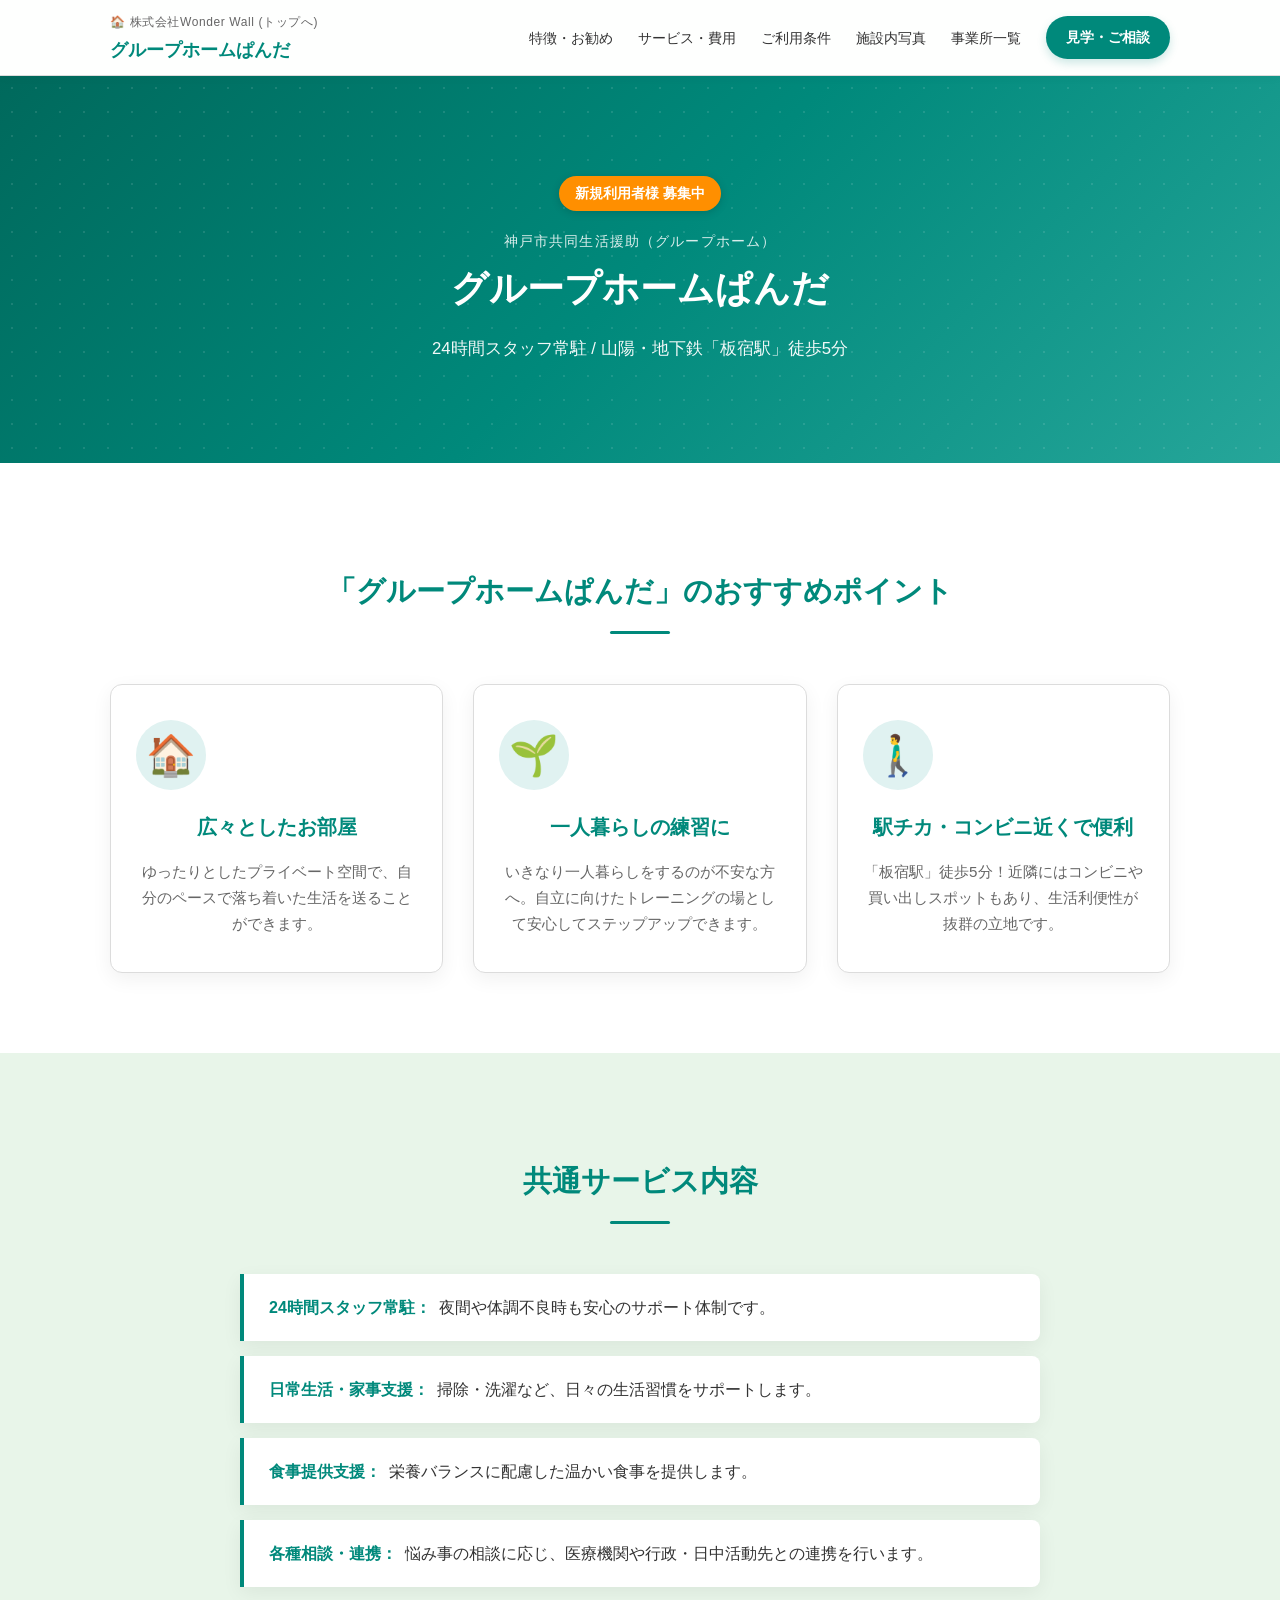
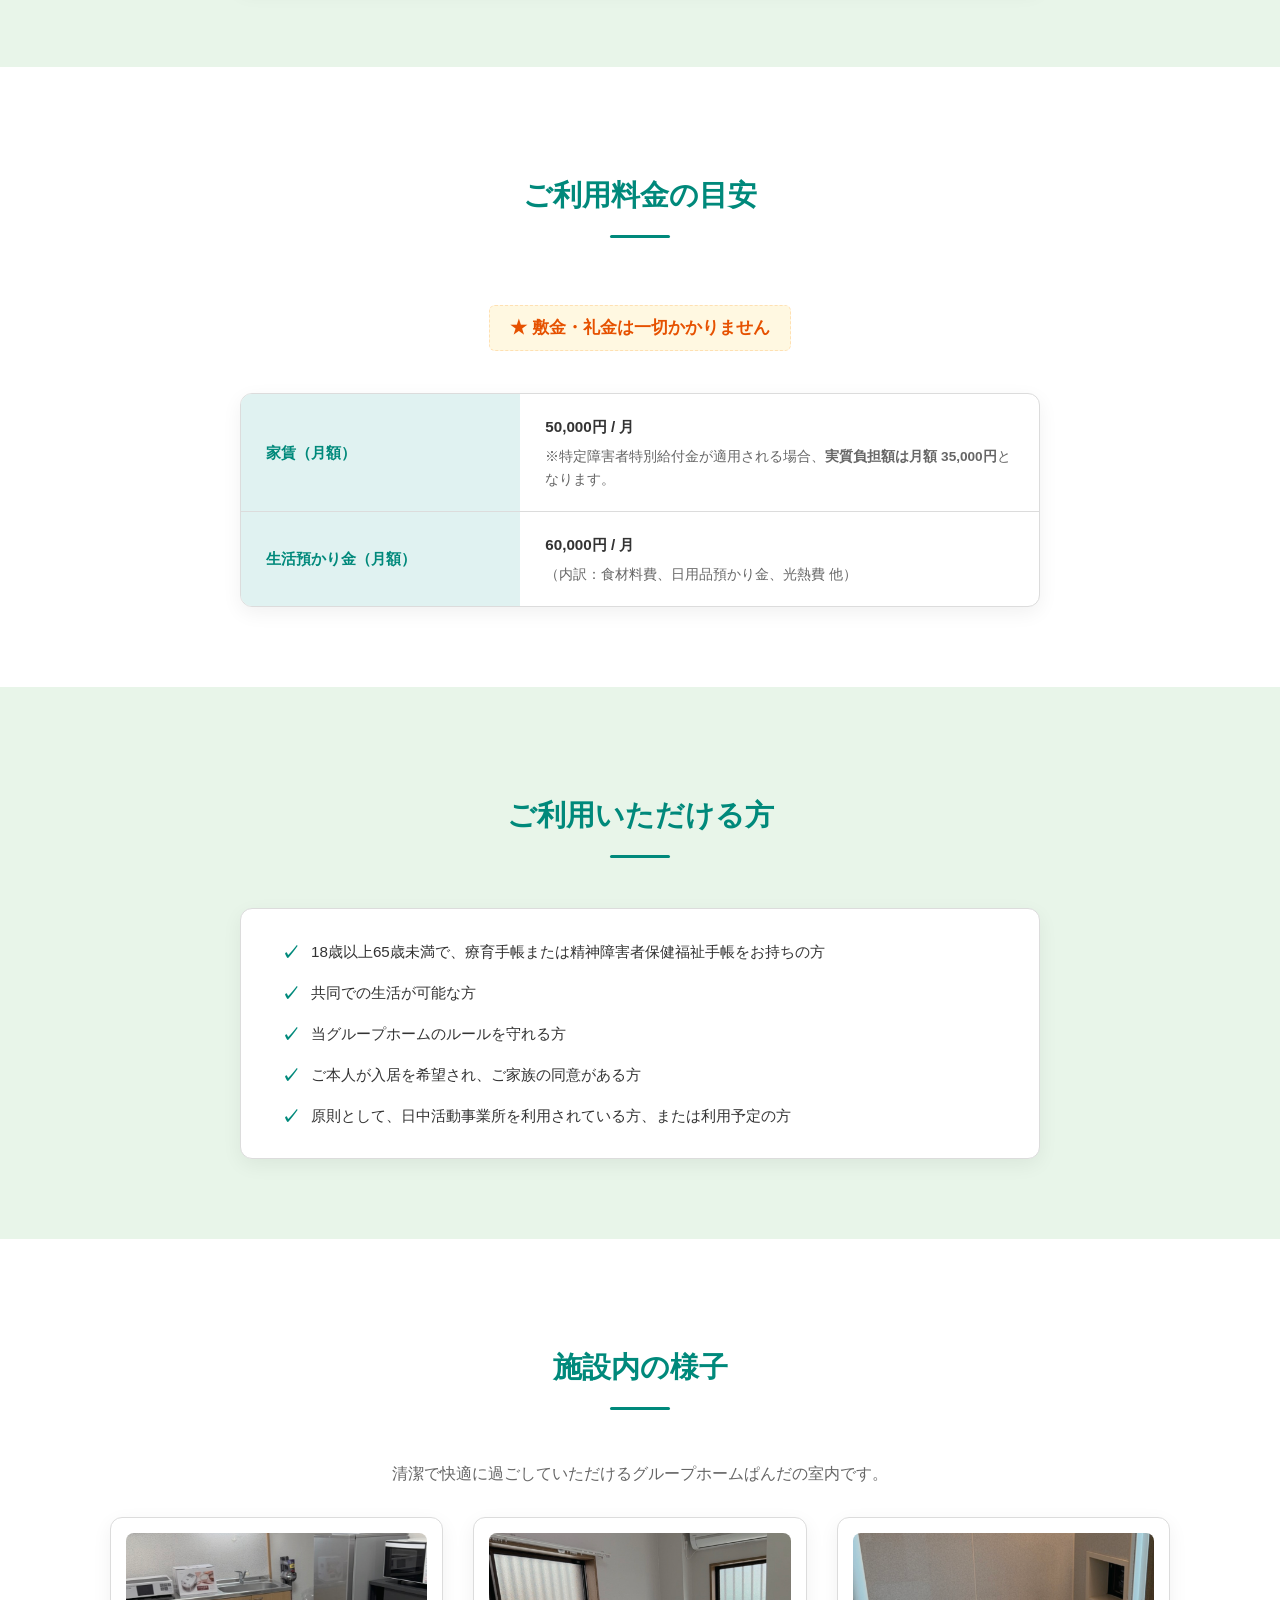
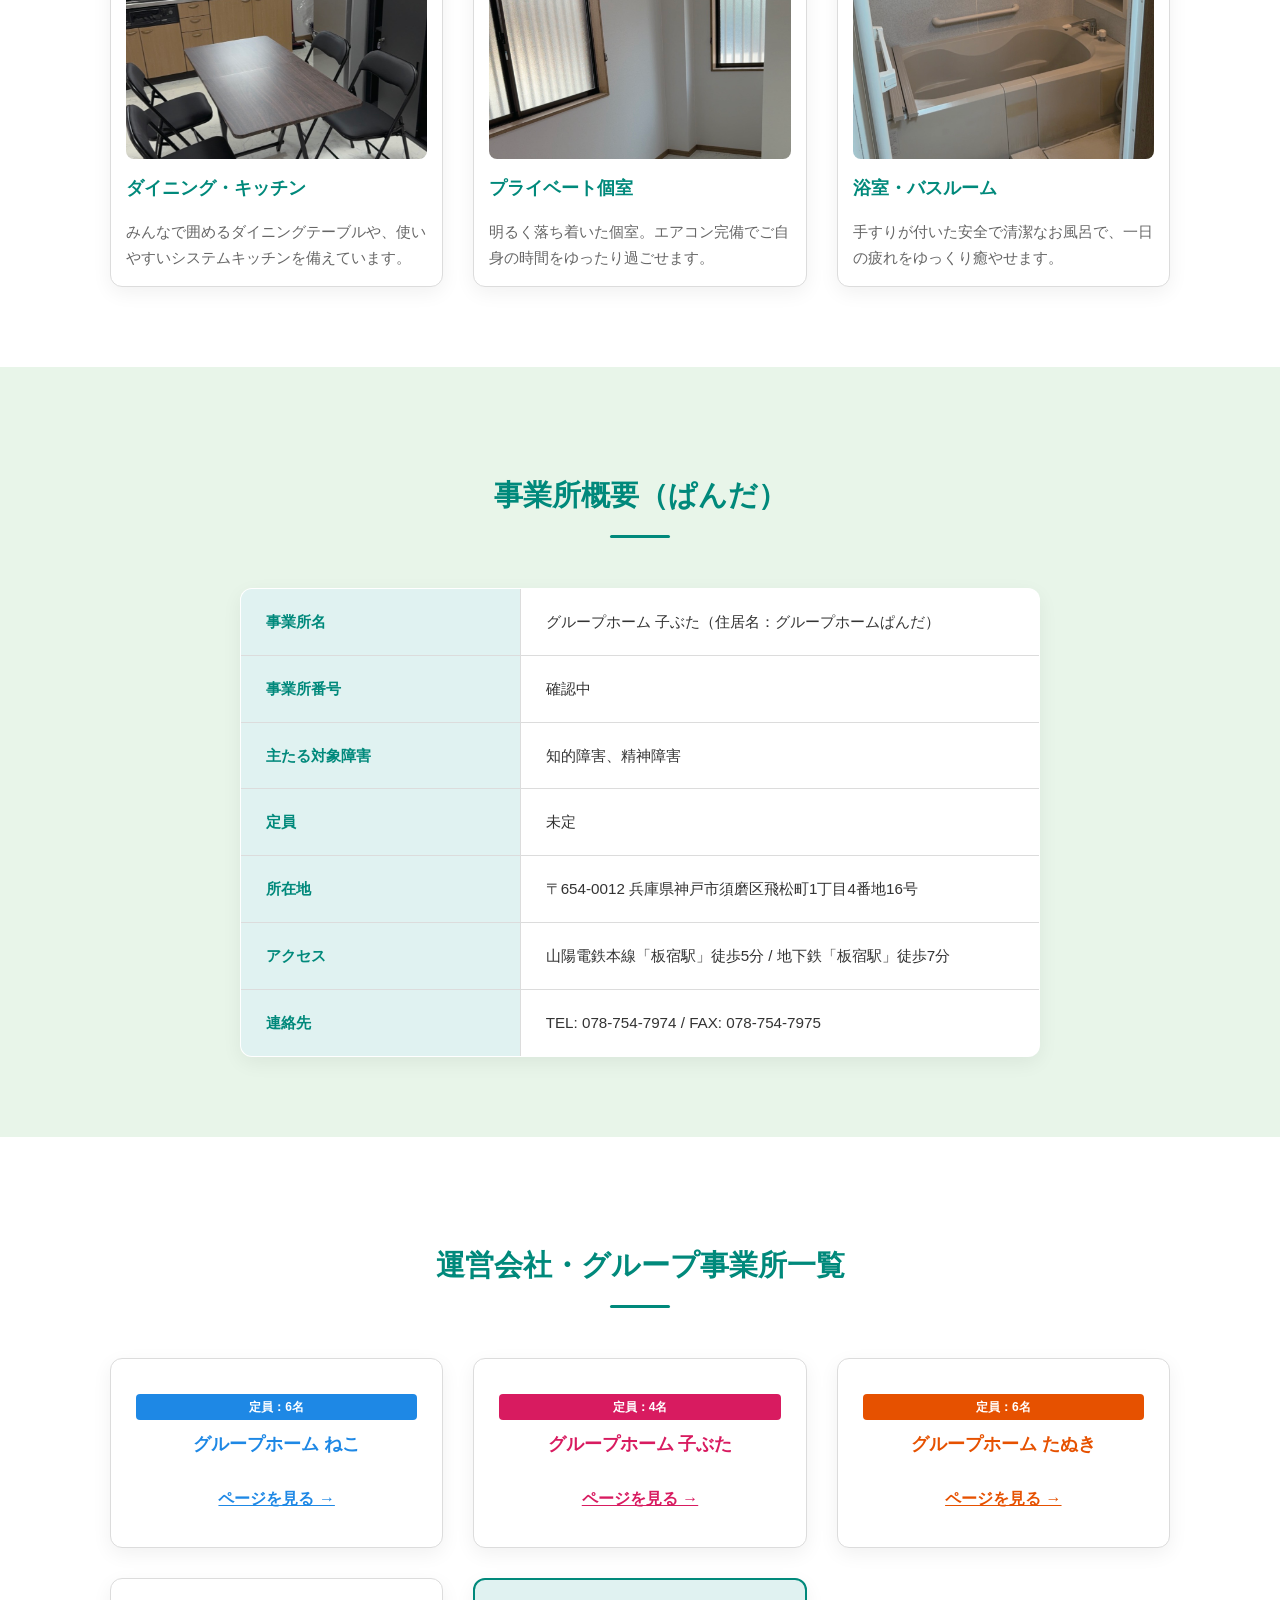
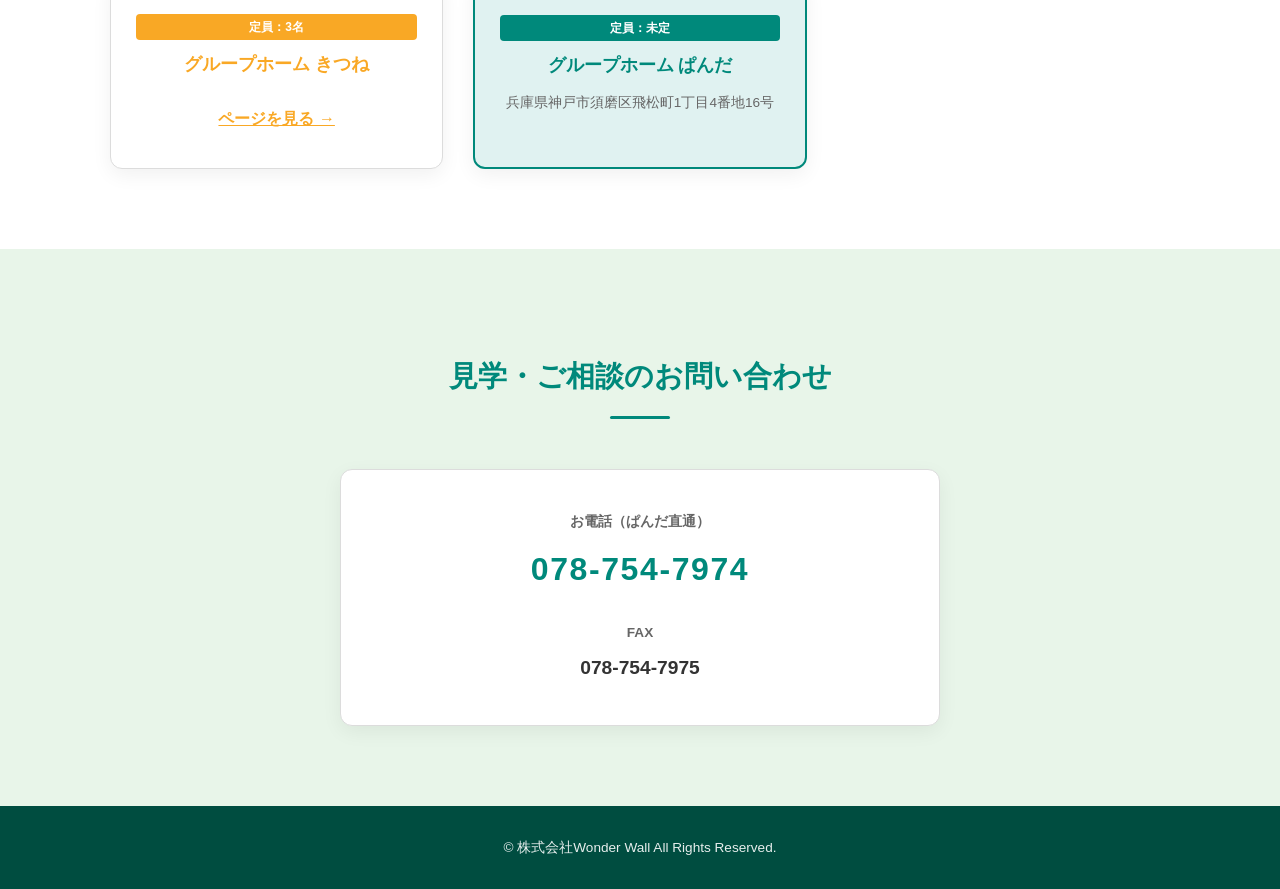
<file: panda.html>
<!DOCTYPE html>
<html lang="ja">
<head>
    <meta charset="UTF-8">
    <meta name="viewport" content="width=device-width, initial-scale=1.0">
    <meta name="description" content="神戸市須磨区の障がい者向けグループホーム「グループホームぱんだ」。山陽・地下鉄「板宿駅」徒歩5分。24時間スタッフ常駐で安心の暮らしをサポート。新規利用者様募集中です。">
    <title>グループホームぱんだ | 株式会社Wonder Wall</title>
    <link rel="stylesheet" href="css/style.css">
</head>
<body data-theme="panda">

    <header class="l-header">
        <div class="l-inner l-header__inner">
            <div class="l-header__brand">
                <a href="index.html" class="l-header__company-link">🏠 株式会社Wonder Wall (トップへ)</a>
                <span class="l-header__title">グループホームぱんだ</span>
            </div>
            
            <button class="c-hamburger" id="js-hamburger" aria-label="メニューを開閉する">
                <span></span><span></span><span></span>
            </button>

            <nav class="l-header__nav" id="js-nav" aria-label="メインメニュー">
                <ul class="l-header__list">
                    <li><a href="#features" class="l-header__link">特徴・お勧め</a></li>
                    <li><a href="#service" class="l-header__link">サービス・費用</a></li>
                    <li><a href="#eligibility" class="l-header__link">ご利用条件</a></li>
                    <li><a href="#gallery" class="l-header__link">施設内写真</a></li>
                    <li><a href="#network" class="l-header__link">事業所一覧</a></li>
                    <li><a href="#contact" class="c-button c-button--header">見学・ご相談</a></li>
                </ul>
            </nav>
        </div>
    </header>

    <main class="l-main">
        <section class="p-hero">
            <div class="l-inner p-hero__inner">
                <div class="p-hero__badge">新規利用者様 募集中</div>
                <h1 class="p-hero__title">
                    <span class="p-hero__subtitle">神戸市共同生活援助（グループホーム）</span>
                    グループホームぱんだ
                </h1>
                <p class="p-hero__lead">24時間スタッフ常駐 / 山陽・地下鉄「板宿駅」徒歩5分</p>
            </div>
        </section>

        <section id="features" class="l-section p-features js-fade">
            <div class="l-inner">
                <h2 class="c-heading">「グループホームぱんだ」のおすすめポイント</h2>
                <div class="p-features__grid">
                    <div class="p-features__card">
                        <div class="p-features__icon">🏠</div>
                        <h3 class="p-features__card-title">広々としたお部屋</h3>
                        <p class="p-features__card-text">ゆったりとしたプライベート空間で、自分のペースで落ち着いた生活を送ることができます。</p>
                    </div>
                    <div class="p-features__card">
                        <div class="p-features__icon">🌱</div>
                        <h3 class="p-features__card-title">一人暮らしの練習に</h3>
                        <p class="p-features__card-text">いきなり一人暮らしをするのが不安な方へ。自立に向けたトレーニングの場として安心してステップアップできます。</p>
                    </div>
                    <div class="p-features__card">
                        <div class="p-features__icon">🚶‍♂️</div>
                        <h3 class="p-features__card-title">駅チカ・コンビニ近くで便利</h3>
                        <p class="p-features__card-text">「板宿駅」徒歩5分！近隣にはコンビニや買い出しスポットもあり、生活利便性が抜群の立地です。</p>
                    </div>
                </div>
            </div>
        </section>

        <section id="service" class="l-section p-services js-fade">
            <div class="l-inner">
                <h2 class="c-heading">共通サービス内容</h2>
                <ul class="p-services__list">
                    <li class="p-services__item"><strong>24時間スタッフ常駐：</strong>夜間や体調不良時も安心のサポート体制です。</li>
                    <li class="p-services__item"><strong>日常生活・家事支援：</strong>掃除・洗濯など、日々の生活習慣をサポートします。</li>
                    <li class="p-services__item"><strong>食事提供支援：</strong>栄養バランスに配慮した温かい食事を提供します。</li>
                    <li class="p-services__item"><strong>各種相談・連携：</strong>悩み事の相談に応じ、医療機関や行政・日中活動先との連携を行います。</li>
                </ul>
            </div>
        </section>

        <section class="l-section p-cost js-fade">
            <div class="l-inner">
                <h2 class="c-heading">ご利用料金の目安</h2>
                <div class="p-cost__notice">
                    <p class="p-cost__highlight">★ 敷金・礼金は一切かかりません</p>
                </div>
                <table class="c-table">
                    <tbody>
                        <tr>
                            <th>家賃（月額）</th>
                            <td>
                                <strong>50,000円 / 月</strong><br>
                                <small>※特定障害者特別給付金が適用される場合、<strong>実質負担額は月額 35,000円</strong>となります。</small>
                            </td>
                        </tr>
                        <tr>
                            <th>生活預かり金（月額）</th>
                            <td>
                                <strong>60,000円 / 月</strong><br>
                                <small>（内訳：食材料費、日用品預かり金、光熱費 他）</small>
                            </td>
                        </tr>
                    </tbody>
                </table>
            </div>
        </section>

        <section id="eligibility" class="l-section p-eligibility js-fade">
            <div class="l-inner">
                <h2 class="c-heading">ご利用いただける方</h2>
                <ul class="c-check-list">
                    <li>18歳以上65歳未満で、療育手帳または精神障害者保健福祉手帳をお持ちの方</li>
                    <li>共同での生活が可能な方</li>
                    <li>当グループホームのルールを守れる方</li>
                    <li>ご本人が入居を希望され、ご家族の同意がある方</li>
                    <li>原則として、日中活動事業所を利用されている方、または利用予定の方</li>
                </ul>
            </div>
        </section>

        <section id="gallery" class="l-section p-gallery js-fade">
            <div class="l-inner">
                <h2 class="c-heading">施設内の様子</h2>
                <p style="text-align: center; margin-bottom: 30px; color: var(--color-text-sub);">清潔で快適に過ごしていただけるグループホームぱんだの室内です。</p>
                <div class="p-features__grid">
                    <div class="p-features__card" style="text-align: left; padding: 15px;">
                        <img src="images/panda-kitchen.png" alt="グループホームぱんだのダイニング・キッチン" style="width: 100%; border-radius: 8px; margin-bottom: 15px;">
                        <h3 class="p-features__card-title" style="font-size: 1.1rem;">ダイニング・キッチン</h3>
                        <p class="p-features__card-text">みんなで囲めるダイニングテーブルや、使いやすいシステムキッチンを備えています。</p>
                    </div>
                    <div class="p-features__card" style="text-align: left; padding: 15px;">
                        <img src="images/panda-room.png" alt="グループホームぱんだの個室" style="width: 100%; border-radius: 8px; margin-bottom: 15px;">
                        <h3 class="p-features__card-title" style="font-size: 1.1rem;">プライベート個室</h3>
                        <p class="p-features__card-text">明るく落ち着いた個室。エアコン完備でご自身の時間をゆったり過ごせます。</p>
                    </div>
                    <div class="p-features__card" style="text-align: left; padding: 15px;">
                        <img src="images/panda-bath.png" alt="グループホームぱんだの浴室" style="width: 100%; border-radius: 8px; margin-bottom: 15px;">
                        <h3 class="p-features__card-title" style="font-size: 1.1rem;">浴室・バスルーム</h3>
                        <p class="p-features__card-text">手すりが付いた安全で清潔なお風呂で、一日の疲れをゆっくり癒やせます。</p>
                    </div>
                </div>
            </div>
        </section>

        <section class="l-section p-overview js-fade">
            <div class="l-inner">
                <h2 class="c-heading">事業所概要（ぱんだ）</h2>
                <table class="c-table c-table--border">
                    <tbody>
                        <tr><th>事業所名</th><td>グループホーム 子ぶた（住居名：グループホームぱんだ）</td></tr>
                        <tr><th>事業所番号</th><td>確認中</td></tr>
                        <tr><th>主たる対象障害</th><td>知的障害、精神障害</td></tr>
                        <tr><th>定員</th><td>未定</td></tr>
                        <tr><th>所在地</th><td>〒654-0012 兵庫県神戸市須磨区飛松町1丁目4番地16号</td></tr>
                        <tr><th>アクセス</th><td>山陽電鉄本線「板宿駅」徒歩5分 / 地下鉄「板宿駅」徒歩7分</td></tr>
                        <tr><th>連絡先</th><td>TEL: 078-754-7974 / FAX: 078-754-7975</td></tr>
                    </tbody>
                </table>
            </div>
        </section>

        <section id="network" class="l-section p-network js-fade">
            <div class="l-inner">
                <h2 class="c-heading">運営会社・グループ事業所一覧</h2>
                <div class="p-network__grid">
                    <a href="neko.html" class="p-network__card">
                        <span class="p-network__tag" style="background-color: #1e88e5; color: #fff;">定員：6名</span>
                        <h4 style="color: #1e88e5;">グループホーム ねこ</h4>
                        <span class="p-network__link" style="color: #1e88e5;">ページを見る &rarr;</span>
                    </a>
                    <a href="kobuta.html" class="p-network__card">
                        <span class="p-network__tag" style="background-color: #d81b60; color: #fff;">定員：4名</span>
                        <h4 style="color: #d81b60;">グループホーム 子ぶた</h4>
                        <span class="p-network__link" style="color: #d81b60;">ページを見る &rarr;</span>
                    </a>
                    <a href="tanuki.html" class="p-network__card">
                        <span class="p-network__tag" style="background-color: #e65100; color: #fff;">定員：6名</span>
                        <h4 style="color: #e65100;">グループホーム たぬき</h4>
                        <span class="p-network__link" style="color: #e65100;">ページを見る &rarr;</span>
                    </a>
                    <a href="kitsune.html" class="p-network__card">
                        <span class="p-network__tag" style="background-color: #f9a825; color: #fff;">定員：3名</span>
                        <h4 style="color: #f9a825;">グループホーム きつね</h4>
                        <span class="p-network__link" style="color: #f9a825;">ページを見る &rarr;</span>
                    </a>
                    
                    <div class="p-network__card p-network__card--active">
                        <span class="p-network__tag">定員：未定</span>
                        <h4>グループホーム ぱんだ</h4>
                        <p>兵庫県神戸市須磨区飛松町1丁目4番地16号</p>
                    </div>
                </div>
            </div>
        </section>

        <section id="contact" class="l-section p-contact js-fade">
            <div class="l-inner">
                <h2 class="c-heading">見学・ご相談のお問い合わせ</h2>
                <div class="p-contact__box">
                    <div class="p-contact__item">
                        <span class="p-contact__label">お電話（ぱんだ直通）</span>
                        <a href="tel:0787547974" class="p-contact__tel">078-754-7974</a>
                    </div>
                    <div class="p-contact__item">
                        <span class="p-contact__label">FAX</span>
                        <span class="p-contact__fax">078-754-7975</span>
                    </div>
                </div>
            </div>
        </section>
    </main>

    <footer class="l-footer"><div class="l-inner"><p class="l-footer__copy">&copy; 株式会社Wonder Wall All Rights Reserved.</p></div></footer>
    <a href="tel:0787547974" class="c-floating-tel" aria-label="電話をかける">📞</a>
    <script src="js/main.js"></script>
</body>
</html>
</file>
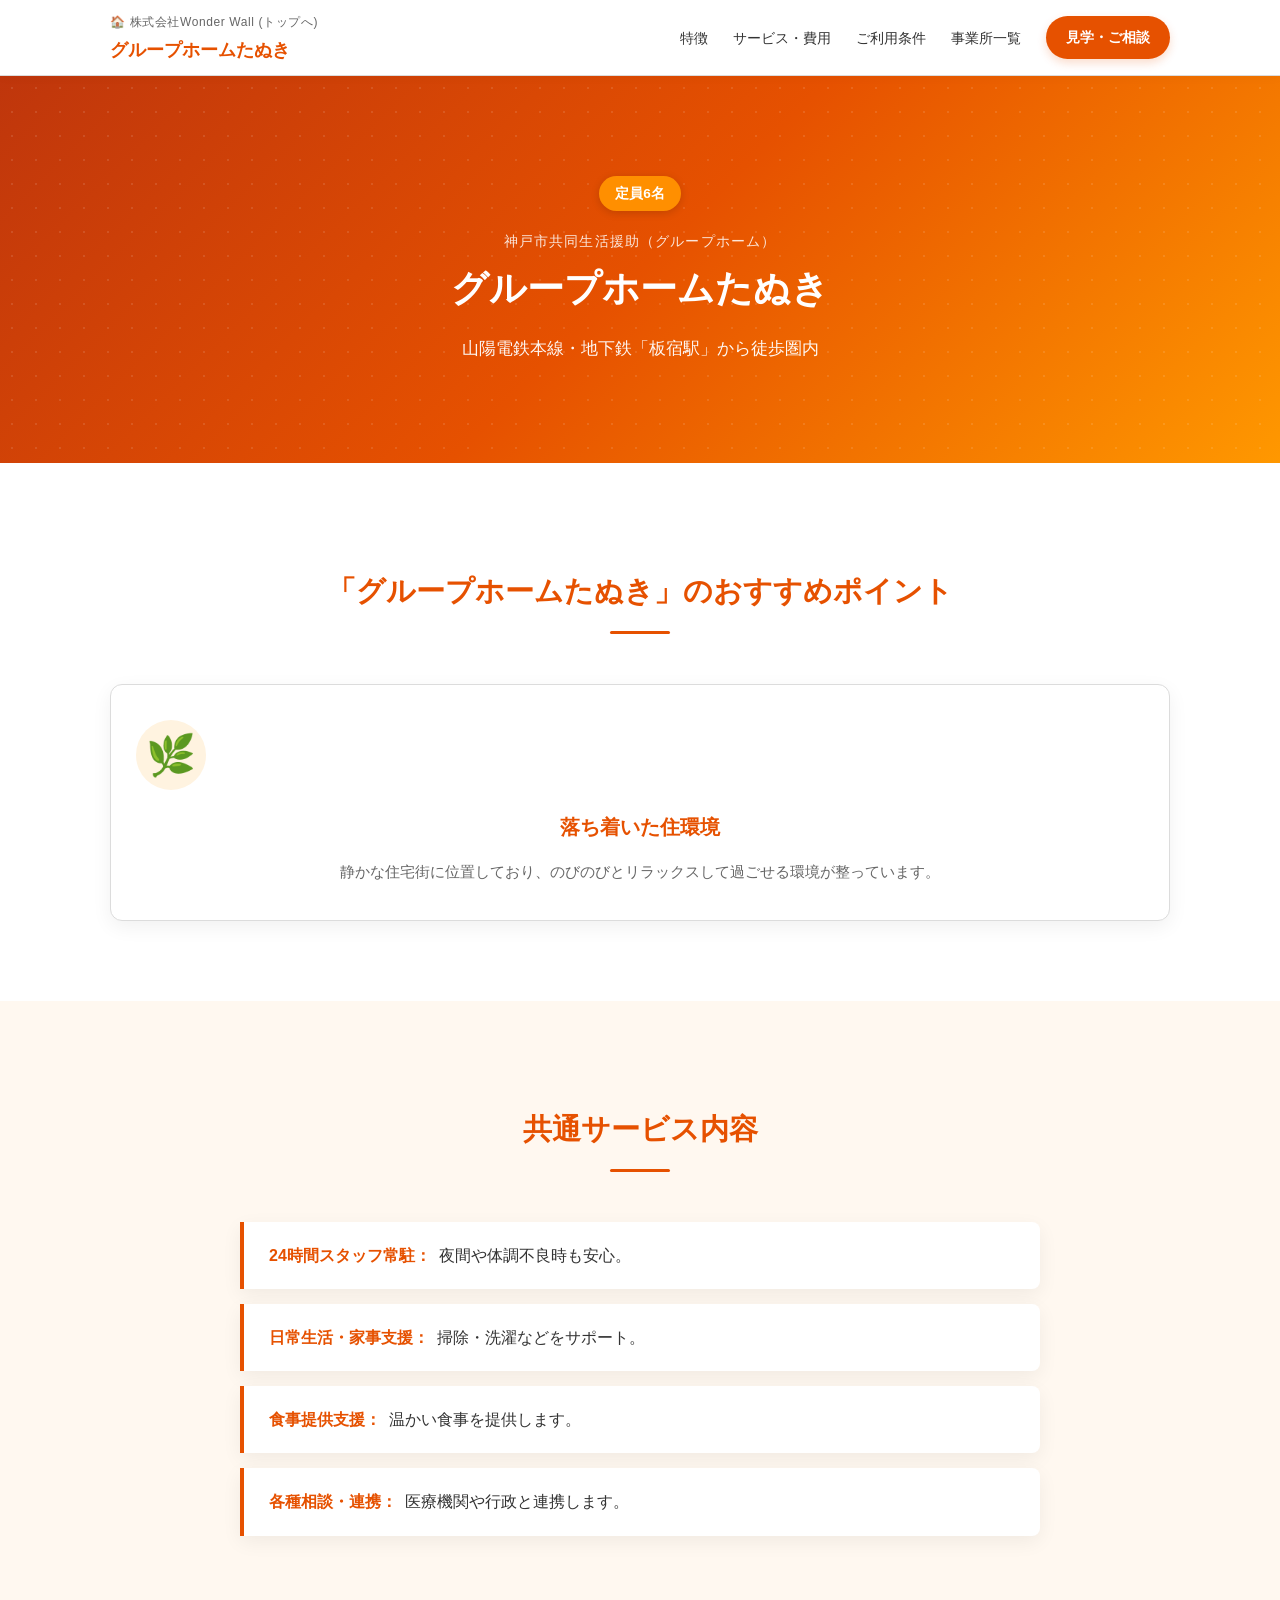
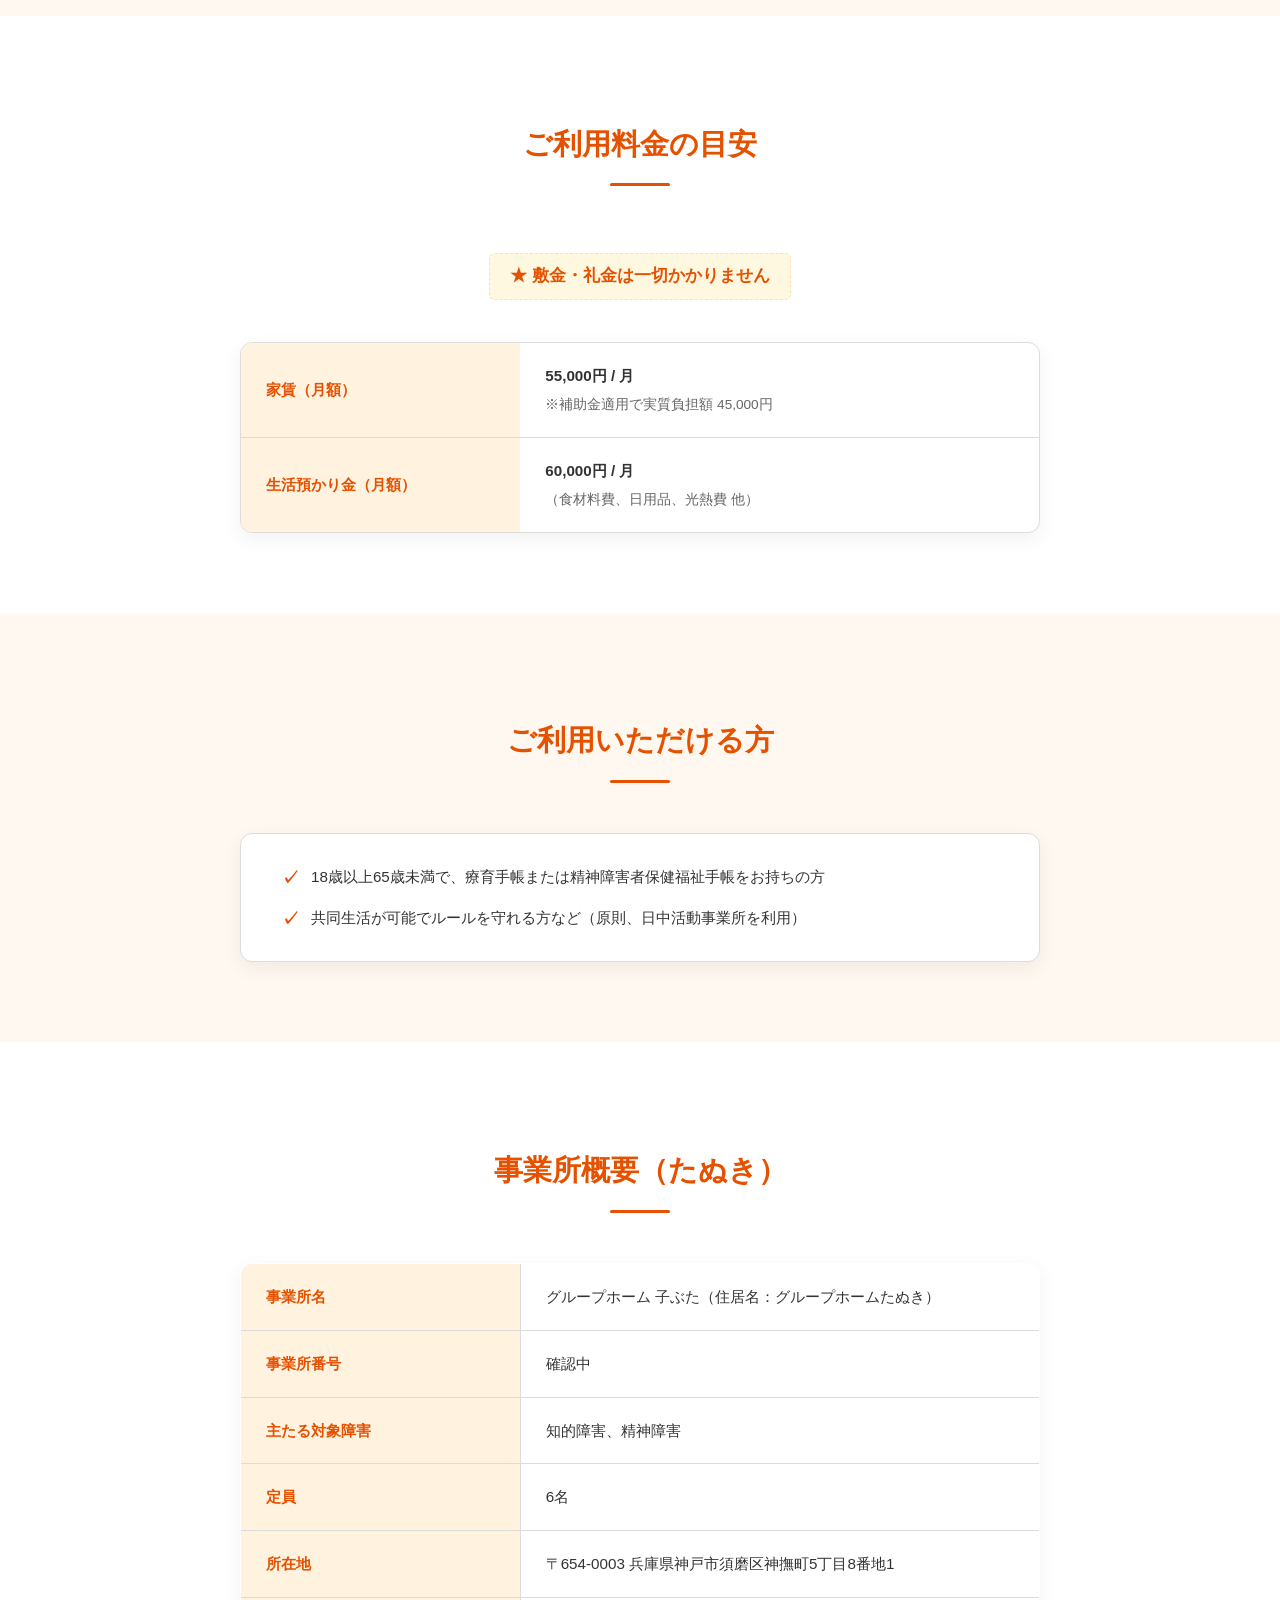
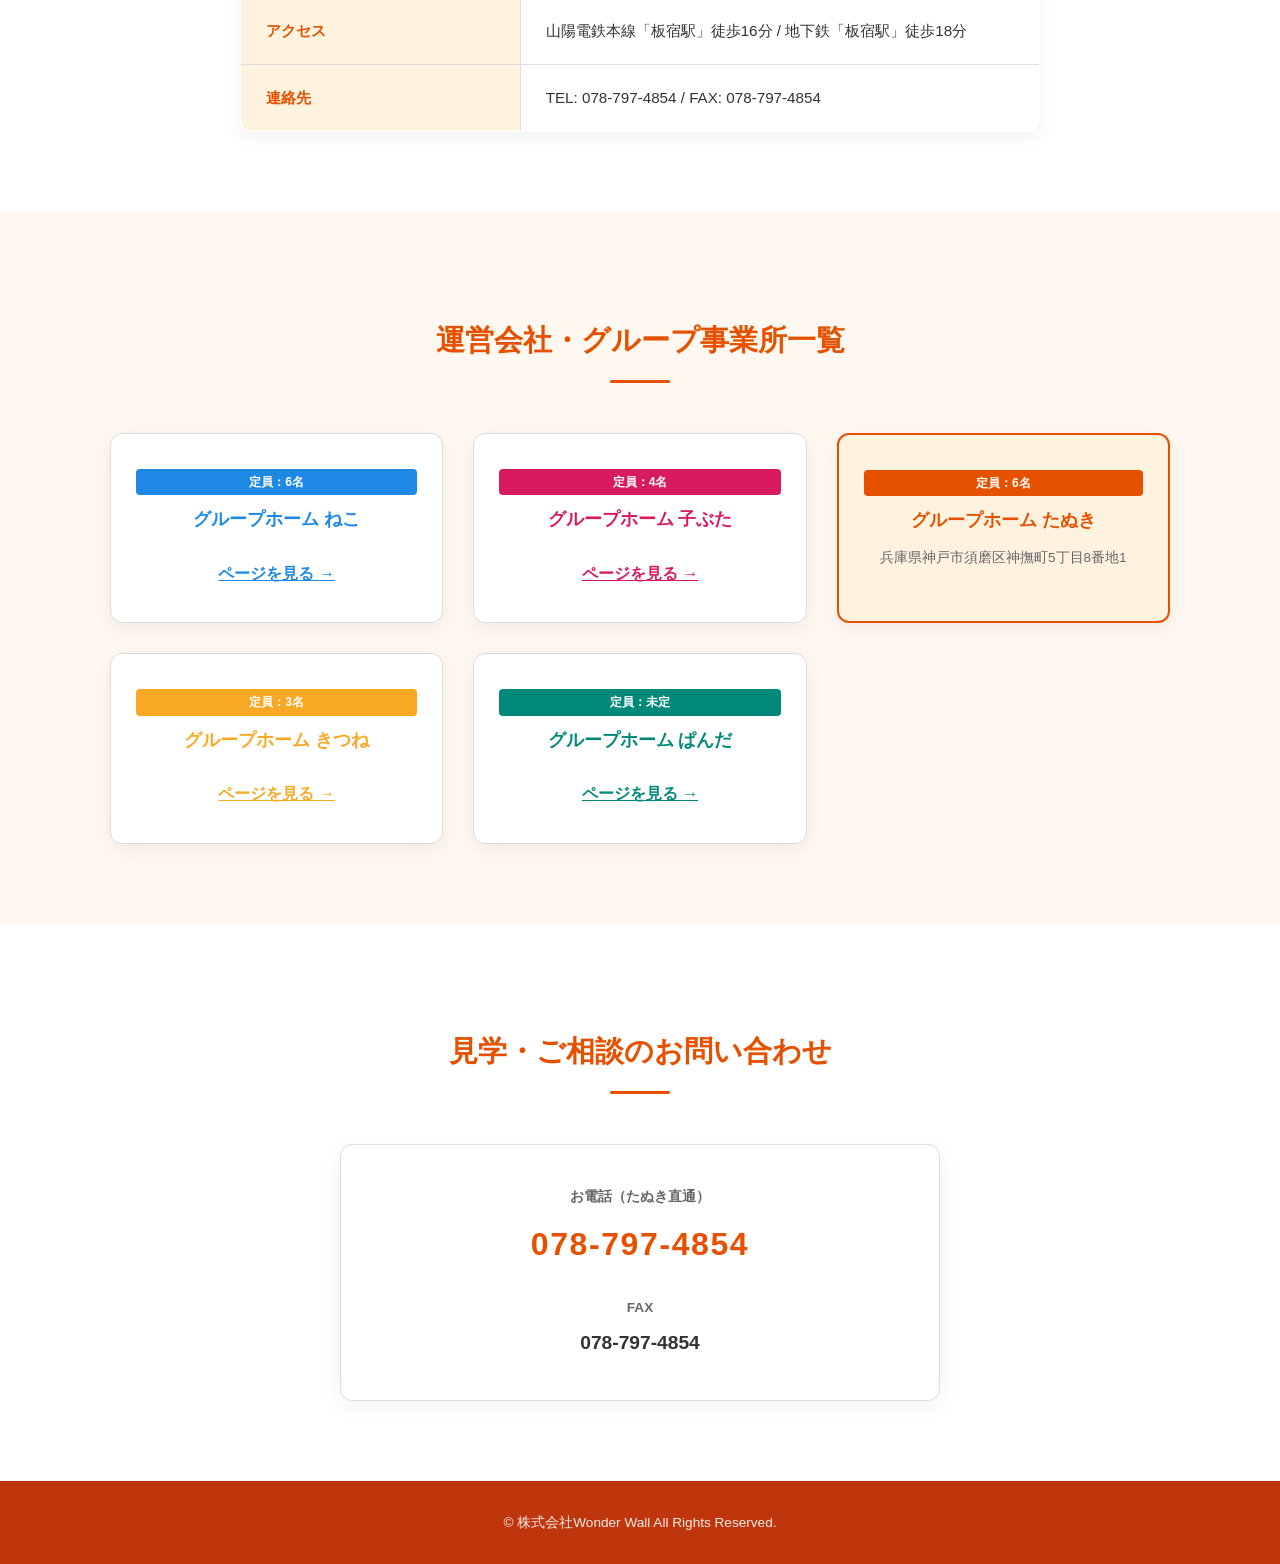
<file: tanuki.html>
<!DOCTYPE html>
<html lang="ja">
<head>
    <meta charset="UTF-8">
    <meta name="viewport" content="width=device-width, initial-scale=1.0">
    <title>グループホームたぬき | 株式会社Wonder Wall</title>
    <link rel="stylesheet" href="css/style.css">
</head>
<body data-theme="tanuki">

    <header class="l-header">
        <div class="l-inner l-header__inner">
            <div class="l-header__brand">
                <a href="index.html" class="l-header__company-link">🏠 株式会社Wonder Wall (トップへ)</a>
                <span class="l-header__title">グループホームたぬき</span>
            </div>
            
            <button class="c-hamburger" id="js-hamburger" aria-label="メニューを開閉する">
                <span></span><span></span><span></span>
            </button>

            <nav class="l-header__nav" id="js-nav">
                <ul class="l-header__list">
                    <li><a href="#features" class="l-header__link">特徴</a></li>
                    <li><a href="#service" class="l-header__link">サービス・費用</a></li>
                    <li><a href="#eligibility" class="l-header__link">ご利用条件</a></li>
                    <li><a href="#network" class="l-header__link">事業所一覧</a></li>
                    <li><a href="#contact" class="c-button c-button--header">見学・ご相談</a></li>
                </ul>
            </nav>
        </div>
    </header>

    <main class="l-main">
        <section class="p-hero">
            <div class="l-inner p-hero__inner">
                <div class="p-hero__badge">定員6名</div>
                <h1 class="p-hero__title">
                    <span class="p-hero__subtitle">神戸市共同生活援助（グループホーム）</span>
                    グループホームたぬき
                </h1>
                <p class="p-hero__lead">山陽電鉄本線・地下鉄「板宿駅」から徒歩圏内</p>
            </div>
        </section>

        <section id="features" class="l-section p-features js-fade">
            <div class="l-inner">
                <h2 class="c-heading">「グループホームたぬき」のおすすめポイント</h2>
                <div class="p-features__grid">
                    <div class="p-features__card">
                        <div class="p-features__icon">🌿</div>
                        <h3 class="p-features__card-title">落ち着いた住環境</h3>
                        <p class="p-features__card-text">静かな住宅街に位置しており、のびのびとリラックスして過ごせる環境が整っています。</p>
                    </div>
                </div>
            </div>
        </section>

        <section id="service" class="l-section p-services js-fade">
            <div class="l-inner">
                <h2 class="c-heading">共通サービス内容</h2>
                <ul class="p-services__list">
                    <li class="p-services__item"><strong>24時間スタッフ常駐：</strong>夜間や体調不良時も安心。</li>
                    <li class="p-services__item"><strong>日常生活・家事支援：</strong>掃除・洗濯などをサポート。</li>
                    <li class="p-services__item"><strong>食事提供支援：</strong>温かい食事を提供します。</li>
                    <li class="p-services__item"><strong>各種相談・連携：</strong>医療機関や行政と連携します。</li>
                </ul>
            </div>
        </section>

        <section class="l-section p-cost js-fade">
            <div class="l-inner">
                <h2 class="c-heading">ご利用料金の目安</h2>
                <div class="p-cost__notice"><p class="p-cost__highlight">★ 敷金・礼金は一切かかりません</p></div>
                <table class="c-table">
                    <tr><th>家賃（月額）</th><td><strong>55,000円 / 月</strong><br><small>※補助金適用で実質負担額 45,000円</small></td></tr>
                    <tr><th>生活預かり金（月額）</th><td><strong>60,000円 / 月</strong><br><small>（食材料費、日用品、光熱費 他）</small></td></tr>
                </table>
            </div>
        </section>

        <section id="eligibility" class="l-section p-eligibility js-fade">
            <div class="l-inner">
                <h2 class="c-heading">ご利用いただける方</h2>
                <ul class="c-check-list">
                    <li>18歳以上65歳未満で、療育手帳または精神障害者保健福祉手帳をお持ちの方</li>
                    <li>共同生活が可能でルールを守れる方など（原則、日中活動事業所を利用）</li>
                </ul>
            </div>
        </section>

        <section class="l-section p-overview js-fade">
            <div class="l-inner">
                <h2 class="c-heading">事業所概要（たぬき）</h2>
                <table class="c-table c-table--border">
                    <tr><th>事業所名</th><td>グループホーム 子ぶた（住居名：グループホームたぬき）</td></tr>
                    <tr><th>事業所番号</th><td>確認中</td></tr>
                    <tr><th>主たる対象障害</th><td>知的障害、精神障害</td></tr>
                    <tr><th>定員</th><td>6名</td></tr>
                    <tr><th>所在地</th><td>〒654-0003 兵庫県神戸市須磨区神撫町5丁目8番地1</td></tr>
                    <tr><th>アクセス</th><td>山陽電鉄本線「板宿駅」徒歩16分 / 地下鉄「板宿駅」徒歩18分</td></tr>
                    <tr><th>連絡先</th><td>TEL: 078-797-4854 / FAX: 078-797-4854</td></tr>
                </table>
            </div>
        </section>

        <section id="network" class="l-section p-network js-fade">
            <div class="l-inner">
                <h2 class="c-heading">運営会社・グループ事業所一覧</h2>
                <div class="p-network__grid">
                    <a href="neko.html" class="p-network__card">
                        <span class="p-network__tag" style="background-color: #1e88e5; color: #fff;">定員：6名</span>
                        <h4 style="color: #1e88e5;">グループホーム ねこ</h4>
                        <span class="p-network__link" style="color: #1e88e5;">ページを見る &rarr;</span>
                    </a>
                    <a href="kobuta.html" class="p-network__card">
                        <span class="p-network__tag" style="background-color: #d81b60; color: #fff;">定員：4名</span>
                        <h4 style="color: #d81b60;">グループホーム 子ぶた</h4>
                        <span class="p-network__link" style="color: #d81b60;">ページを見る &rarr;</span>
                    </a>
                    
                    <div class="p-network__card p-network__card--active">
                        <span class="p-network__tag">定員：6名</span>
                        <h4>グループホーム たぬき</h4>
                        <p>兵庫県神戸市須磨区神撫町5丁目8番地1</p>
                    </div>

                    <a href="kitsune.html" class="p-network__card">
                        <span class="p-network__tag" style="background-color: #f9a825; color: #fff;">定員：3名</span>
                        <h4 style="color: #f9a825;">グループホーム きつね</h4>
                        <span class="p-network__link" style="color: #f9a825;">ページを見る &rarr;</span>
                    </a>
                    <a href="panda.html" class="p-network__card">
                        <span class="p-network__tag" style="background-color: #00897b; color: #fff;">定員：未定</span>
                        <h4 style="color: #00897b;">グループホーム ぱんだ</h4>
                        <span class="p-network__link" style="color: #00897b;">ページを見る &rarr;</span>
                    </a>
                </div>
            </div>
        </section>

        <section id="contact" class="l-section p-contact js-fade">
            <div class="l-inner">
                <h2 class="c-heading">見学・ご相談のお問い合わせ</h2>
                <div class="p-contact__box">
                    <div class="p-contact__item">
                        <span class="p-contact__label">お電話（たぬき直通）</span>
                        <a href="tel:0787974854" class="p-contact__tel">078-797-4854</a>
                    </div>
                    <div class="p-contact__item">
                        <span class="p-contact__label">FAX</span>
                        <span class="p-contact__fax">078-797-4854</span>
                    </div>
                </div>
            </div>
        </section>
    </main>

    <footer class="l-footer"><div class="l-inner"><p class="l-footer__copy">&copy; 株式会社Wonder Wall All Rights Reserved.</p></div></footer>
    <a href="tel:0787974854" class="c-floating-tel" aria-label="電話をかける">📞</a>
    <script src="js/main.js"></script>
</body>
</html>
</file>
<file: css/style.css>
@charset "UTF-8";

/* ==========================================
   1. 変数・基本設定 (Base Settings)
   ========================================== */
:root {
    --color-primary: #1b5e20;
    --color-primary-light: #e8f5e9;
    --color-accent: #ff8f00;
    --color-text: #333333;
    --color-text-sub: #666666;
    --color-bg: #f0f4f0;
    --color-white: #ffffff;
    --color-border: #dcdcdc;
    --hero-bg: linear-gradient(135deg, #0d3b13 0%, #1b5e20 50%, #2e7d32 100%);
    --color-primary-dark: #0d3b13; 
    --color-bg-sub: #f4f8f4;
    --shadow-btn: rgba(27, 94, 32, 0.2);
    --shadow-btn-hover: rgba(27, 94, 32, 0.3);
    --shadow-card-hover: rgba(27, 94, 32, 0.12);
    --shadow-card-active: rgba(27, 94, 32, 0.1);
    --font-base: -apple-system, BlinkMacSystemFont, "Segoe UI", Roboto, "Helvetica Neue", Arial, "Hiragino Sans", "Hiragino Kaku Gothic ProN", "Meiryo", sans-serif;
    --transition: all 0.3s ease;
    --shadow-card: 0 6px 20px rgba(0, 0, 0, 0.06);
}

/* ピンクテーマ（子ぶた用） */
[data-theme="kobuta"] {
    --color-primary: #d81b60;
    --color-primary-light: #fce4ec;
    --color-bg: #fcf2f4;
    --hero-bg: linear-gradient(135deg, #880e4f 0%, #d81b60 50%, #ec407a 100%);
    --color-primary-dark: #880e4f;
    --color-bg-sub: #fff0f3;
    --shadow-btn: rgba(216, 27, 96, 0.2);
    --shadow-btn-hover: rgba(216, 27, 96, 0.3);
    --shadow-card-hover: rgba(216, 27, 96, 0.12);
    --shadow-card-active: rgba(216, 27, 96, 0.1);
}

/* 青テーマ（ねこ用） */
[data-theme="neko"] {
    --color-primary: #1e88e5;
    --color-primary-light: #e3f2fd;
    --color-bg: #f0f4f8;
    --hero-bg: linear-gradient(135deg, #0d47a1 0%, #1e88e5 50%, #42a5f5 100%);
    --color-primary-dark: #0d47a1;
    --color-bg-sub: #f0f7ff;
    --shadow-btn: rgba(30, 136, 229, 0.2);
    --shadow-btn-hover: rgba(30, 136, 229, 0.3);
    --shadow-card-hover: rgba(30, 136, 229, 0.12);
    --shadow-card-active: rgba(30, 136, 229, 0.1);
}

/* オレンジテーマ（たぬき用） */
[data-theme="tanuki"] {
    --color-primary: #e65100;
    --color-primary-light: #fff3e0;
    --color-bg: #fff8f0;
    --hero-bg: linear-gradient(135deg, #bf360c 0%, #e65100 50%, #ff9800 100%);
    --color-primary-dark: #bf360c;
    --color-bg-sub: #fff3e0;
    --shadow-btn: rgba(230, 81, 0, 0.2);
    --shadow-btn-hover: rgba(230, 81, 0, 0.3);
    --shadow-card-hover: rgba(230, 81, 0, 0.12);
    --shadow-card-active: rgba(230, 81, 0, 0.1);
}

/* 黄色テーマ（きつね用）※白背景で読みやすいように少し濃いめの山吹色 */
[data-theme="kitsune"] {
    --color-primary: #f57f17;
    --color-primary-light: #fff9c4;
    --color-bg: #fffde7;
    --hero-bg: linear-gradient(135deg, #fbc02d 0%, #f9a825 50%, #f57f17 100%);
    --color-primary-dark: #c17900;
    --color-bg-sub: #fff9c4;
    --shadow-btn: rgba(245, 127, 23, 0.2);
    --shadow-btn-hover: rgba(245, 127, 23, 0.3);
    --shadow-card-hover: rgba(245, 127, 23, 0.12);
    --shadow-card-active: rgba(245, 127, 23, 0.1);
}

/* エメラルドグリーンテーマ（ぱんだ用） */
[data-theme="panda"] {
    --color-primary: #00897b;
    --color-primary-light: #e0f2f1;
    --color-bg: #e8f5e9;
    --hero-bg: linear-gradient(135deg, #00695c 0%, #00897b 50%, #26a69a 100%);
    --color-primary-dark: #004d40;
    --color-bg-sub: #e0f2f1;
    --shadow-btn: rgba(0, 137, 123, 0.2);
    --shadow-btn-hover: rgba(0, 137, 123, 0.3);
    --shadow-card-hover: rgba(0, 137, 123, 0.12);
    --shadow-card-active: rgba(0, 137, 123, 0.1);
}

html { scroll-behavior: smooth; font-size: 16px; scroll-padding-top: 100px; }
body { font-family: var(--font-base); color: var(--color-text); background-color: var(--color-bg); line-height: 1.7; margin: 0; padding: 0; -webkit-font-smoothing: antialiased; }
* { box-sizing: border-box; }
a { color: inherit; text-decoration: none; }
ul { list-style: none; padding: 0; margin: 0; }

/* ==========================================
   2. レイアウト＆コンポーネント共通
   ========================================== */
.l-inner { max-width: 1100px; margin: 0 auto; padding: 0 20px; }
.l-section { padding: 80px 0; overflow: hidden; }
.l-section:nth-child(even) { background-color: var(--color-white); }
.c-heading { font-size: 1.8rem; font-weight: 700; text-align: center; margin-bottom: 50px; position: relative; color: var(--color-primary); }
.c-heading::after { content: ""; display: block; width: 60px; height: 3px; background-color: var(--color-primary); margin: 15px auto 0; border-radius: 2px; }

/* ヘッダー */
.l-header { background: rgba(255, 255, 255, 0.95); backdrop-filter: blur(10px); border-bottom: 1px solid var(--color-border); position: sticky; top: 0; z-index: 100; box-shadow: 0 2px 10px rgba(0,0,0,0.03); }
.l-header__inner { display: flex; align-items: center; justify-content: space-between; height: 75px; }
.l-header__brand { display: flex; flex-direction: column; z-index: 101; }
/* トップページへ戻るリンク用 */
.l-header__company-link { font-size: 0.75rem; color: var(--color-text-sub); letter-spacing: 0.05em; display: inline-block; padding: 2px 0; transition: color 0.2s; }
.l-header__company-link:hover { color: var(--color-primary); text-decoration: underline; }
.l-header__title { font-size: 1.15rem; font-weight: bold; color: var(--color-primary); }

.l-header__list { display: flex; align-items: center; gap: 25px; }
.l-header__link { font-size: 0.9rem; font-weight: 500; color: var(--color-text); transition: var(--transition); }
.l-header__link:hover { color: var(--color-primary); }
.c-button { display: inline-flex; align-items: center; justify-content: center; padding: 10px 20px; border-radius: 50px; font-weight: bold; transition: var(--transition); }
.c-button--header { background-color: var(--color-primary); color: var(--color-white) !important; font-size: 0.85rem; box-shadow: 0 4px 10px var(--shadow-btn); }
.c-button--header:hover { background-color: var(--color-primary-dark); transform: translateY(-2px); box-shadow: 0 6px 15px var(--shadow-btn-hover); }
.c-hamburger { display: none; }

/* ヒーローエリア */
.p-hero { background: var(--hero-bg); color: var(--color-white); padding: 100px 0; text-align: center; position: relative; overflow: hidden; }
.p-hero::before { content: ""; position: absolute; top: 0; left: 0; width: 100%; height: 100%; background-image: radial-gradient(rgba(255, 255, 255, 0.18) 1.5px, transparent 1.5px); background-size: 24px 24px; opacity: 0.6; pointer-events: none; }
.p-hero__inner { position: relative; z-index: 1; }
.p-hero__badge { display: inline-block; background-color: var(--color-accent); color: var(--color-white); font-size: 0.85rem; font-weight: bold; padding: 6px 16px; border-radius: 20px; margin-bottom: 20px; box-shadow: 0 2px 8px rgba(0,0,0,0.15); }
.p-hero__title { font-size: 2.3rem; font-weight: 700; line-height: 1.4; margin: 0 0 20px; }
.p-hero__subtitle { display: block; font-size: 0.9rem; font-weight: 400; opacity: 0.85; margin-bottom: 12px; letter-spacing: 0.08em; }
.p-hero__lead { font-size: 1.05rem; opacity: 0.95; max-width: 700px; margin: 0 auto; }

/* カード共通 */
.p-features__grid, .p-network__grid { display: grid; grid-template-columns: repeat(auto-fit, minmax(300px, 1fr)); gap: 30px; }
.p-features__card, .p-network__card { background: var(--color-white); border: 1px solid var(--color-border); border-radius: 12px; padding: 35px 25px; text-align: center; box-shadow: var(--shadow-card); transition: var(--transition); display: flex; flex-direction: column; height: 100%; }
.p-features__card:hover, .p-network__card:hover { transform: translateY(-5px); box-shadow: 0 12px 30px var(--shadow-card-hover); border-color: var(--color-primary); }
.p-features__card img { aspect-ratio: 4 / 3; object-fit: cover; width: 100%; display: block; }
.p-features__icon { font-size: 2.5rem; margin-bottom: 20px; display: inline-block; background: var(--color-primary-light); width: 70px; height: 70px; line-height: 70px; border-radius: 50%; }
.p-features__card-title { font-size: 1.25rem; font-weight: bold; margin: 0 0 15px; color: var(--color-primary); }
.p-features__card-text { font-size: 0.95rem; color: var(--color-text-sub); margin: 0; flex-grow: 1; }

.p-services__list { max-width: 800px; margin: 0 auto; display: flex; flex-direction: column; gap: 15px; }
.p-services__item { background: var(--color-white); border-left: 4px solid var(--color-primary); padding: 20px 25px; border-radius: 0 8px 8px 0; box-shadow: var(--shadow-card); font-size: 1rem; }
.p-services__item strong { color: var(--color-primary); margin-right: 8px; }

.p-cost__notice { text-align: center; margin-bottom: 25px; }
.p-cost__highlight { display: inline-block; background-color: #fff8e1; color: #e65100; border: 1px dashed #ffe0b2; padding: 8px 20px; border-radius: 6px; font-weight: bold; font-size: 1.05rem; }
.c-table { width: 100%; max-width: 800px; margin: 0 auto; background: var(--color-white); border-collapse: separate; border-spacing: 0; border-radius: 12px; overflow: hidden; box-shadow: var(--shadow-card); border: 1px solid var(--color-border); }
.c-table th, .c-table td { padding: 20px 25px; border-bottom: 1px solid var(--color-border); text-align: left; font-size: 0.95rem; }
.c-table tr:last-child th, .c-table tr:last-child td { border-bottom: none; }
.c-table th { background-color: var(--color-bg-sub); color: var(--color-primary); font-weight: bold; width: 35%; vertical-align: middle; }
.c-table td { color: var(--color-text); vertical-align: middle; }
.c-table small { display: block; margin-top: 5px; color: var(--color-text-sub); font-size: 0.85rem; }
.c-table--border th, .c-table--border td { border: 1px solid var(--color-border); }
.c-table--border { border-collapse: collapse; }

.c-check-list { max-width: 800px; margin: 0 auto; background: var(--color-white); padding: 30px 40px; border-radius: 12px; box-shadow: var(--shadow-card); border: 1px solid var(--color-border); }
.c-check-list li { position: relative; padding-left: 30px; margin-bottom: 15px; font-size: 0.95rem; }
.c-check-list li:last-child { margin-bottom: 0; }
.c-check-list li::before { content: "✓"; position: absolute; left: 0; top: 0; color: var(--color-primary); font-weight: bold; font-size: 1.1rem; }

.p-overview__photo-space { max-width: 800px; margin: 30px auto 0; background: #eef2ee; border: 2px dashed #a3b8a3; border-radius: 10px; padding: 45px 20px; text-align: center; color: #4a5d4a; font-size: 0.95rem; font-weight: 500; box-shadow: inset 0 2px 4px rgba(0, 0, 0, 0.02); }

.p-network__company { max-width: 800px; margin: 0 auto 40px; background: var(--color-white); padding: 30px; border-radius: 12px; border: 1px solid var(--color-border); box-shadow: var(--shadow-card); }
.p-network__company h3 { margin-top: 0; color: var(--color-primary); font-size: 1.2rem; margin-bottom: 10px; }
.p-network__company p { margin: 0; color: var(--color-text-sub); font-size: 0.95rem; }
.p-network__card--active { border: 2px solid var(--color-primary); background-color: var(--color-bg-sub); }
.p-network__tag { display: inline-block; background-color: #e0e0e0; color: #555; font-size: 0.75rem; padding: 3px 10px; border-radius: 4px; margin-bottom: 10px; font-weight: bold; }
.p-network__card--active .p-network__tag { background-color: var(--color-primary); color: var(--color-white); }
.p-network__card h4 { font-size: 1.1rem; margin: 0 0 10px; color: var(--color-primary); }
.p-network__card p { font-size: 0.85rem; color: var(--color-text-sub); margin: 0 0 8px; }
.p-network__link { color: var(--color-primary); font-weight: bold; text-decoration: underline; margin-top: auto; display: inline-block; padding-top: 15px; }

.p-contact__text { text-align: center; max-width: 700px; margin: 0 auto 40px; font-size: 1rem; color: var(--color-text-sub); }
.p-contact__box { max-width: 600px; margin: 0 auto; background: var(--color-white); border: 1px solid var(--color-border); border-radius: 12px; padding: 40px; box-shadow: var(--shadow-card); display: flex; flex-direction: column; gap: 25px; text-align: center; }
.p-contact__item { display: flex; flex-direction: column; gap: 8px; }
.p-contact__label { font-size: 0.85rem; color: var(--color-text-sub); font-weight: bold; }
.p-contact__tel { font-size: 2rem; font-weight: bold; color: var(--color-primary); letter-spacing: 0.05em; transition: var(--transition); }
.p-contact__tel:hover { color: var(--color-primary-dark); opacity: 0.8; }
.p-contact__fax { font-size: 1.2rem; font-weight: bold; color: var(--color-text); }

.l-footer { background-color: var(--color-primary-dark); color: var(--color-white); text-align: center; padding: 30px 0; }
.l-footer__copy { font-size: 0.85rem; margin: 0; opacity: 0.9; }

.js-fade { opacity: 0; transform: translateY(30px); transition: opacity 0.8s ease, transform 0.8s ease; }
.js-fade.is-show { opacity: 1; transform: translateY(0); }
body.is-no-scroll { overflow: hidden; }
.c-floating-tel { display: none; }


/* ==========================================
   ★★★ トップページ（メインページ）専用の特別装飾 ★★★
   ========================================== */

/* メインページのカラフルでポップな背景柄 */
.p-top-page {
    /* 複数の色を使った淡い水玉（ドット）模様で賑やかさを演出 */
    background-color: #fdfdfd;
    background-image: 
        radial-gradient(#e3f2fd 3px, transparent 3px), 
        radial-gradient(#fce4ec 3px, transparent 3px),
        radial-gradient(#fff9c4 3px, transparent 3px);
    background-size: 60px 60px;
    background-position: 0 0, 30px 30px, 15px 45px;
}

/* メインページのヒーローエリア（虹色・多色グラデーション） */
.p-top-hero {
    background: linear-gradient(135deg, #1e88e5 0%, #00897b 33%, #f9a825 66%, #d81b60 100%);
    position: relative;
}

/* フリー素材のイラストを置けるスペース（トップページ専用） */
.p-top-illustration {
    text-align: center;
    margin: 0 auto 40px;
    max-width: 500px;
}
.p-top-illustration img {
    width: 100%;
    height: auto;
    border-radius: 12px;
    box-shadow: 0 8px 25px rgba(0,0,0,0.1);
    background-color: #fff; /* 画像がない時のため */
}

/* 理念（ビジョン）のカラフルな枠線 */
.p-vision {
    background-color: var(--color-white);
    max-width: 900px; margin: 0 auto; padding: 60px 40px;
    border-radius: 16px; box-shadow: var(--shadow-card); text-align: center;
    border-top: 8px solid;
    /* ボーダーをカラフルなグラデーションにする技 */
    border-image: linear-gradient(to right, #1e88e5, #00897b, #f57f17, #d81b60) 1;
}
.p-vision__catchphrase { font-size: 1.8rem; font-weight: 700; color: #333; margin-bottom: 30px; line-height: 1.5; }
.p-vision__text { font-size: 1.05rem; color: var(--color-text); text-align: left; display: inline-block; line-height: 2; }

/* お知らせ */
.p-news { max-width: 800px; margin: 0 auto; background: var(--color-white); padding: 30px; border-radius: 12px; box-shadow: var(--shadow-card); }
.p-news__item { display: flex; align-items: center; padding: 15px 0; border-bottom: 1px dashed var(--color-border); }
.p-news__item:last-child { border-bottom: none; }
.p-news__date { font-weight: bold; color: #f57c00; margin-right: 20px; font-size: 0.95rem; white-space: nowrap; }
.p-news__title { font-size: 0.95rem; color: var(--color-text); }
.p-company-info { max-width: 800px; margin: 0 auto; }


/* ==========================================
   スマホ対応 (Responsive)
   ========================================== */
@media (max-width: 768px) {
    .l-header__nav {
        display: block; position: fixed; top: 0; left: 0; width: 100%; height: 100vh;
        background-color: rgba(255, 255, 255, 0.98); z-index: 100;
        opacity: 0; visibility: hidden; transition: all 0.3s ease;
    }
    .l-header__nav.is-active { opacity: 1; visibility: visible; }
    .l-header__list { flex-direction: column; justify-content: center; height: 100%; gap: 30px; }
    .l-header__link { font-size: 1.2rem; }

    .c-hamburger {
        display: block; position: relative; width: 30px; height: 20px;
        background: transparent; border: none; cursor: pointer; z-index: 101; padding: 0;
    }
    .c-hamburger span {
        position: absolute; left: 0; width: 100%; height: 3px;
        background-color: var(--color-primary); border-radius: 2px; transition: all 0.3s ease;
    }
    .c-hamburger span:nth-child(1) { top: 0; }
    .c-hamburger span:nth-child(2) { top: 50%; transform: translateY(-50%); }
    .c-hamburger span:nth-child(3) { bottom: 0; }
    .c-hamburger.is-active span:nth-child(1) { top: 50%; transform: translateY(-50%) rotate(45deg); }
    .c-hamburger.is-active span:nth-child(2) { opacity: 0; }
    .c-hamburger.is-active span:nth-child(3) { top: 50%; transform: translateY(-50%) rotate(-45deg); }

    .p-hero { padding: 60px 0; }
    .p-hero__title { font-size: 1.6rem; }
    .l-section { padding: 50px 0; }
    .c-heading { font-size: 1.4rem; margin-bottom: 30px; }
    
    .c-table, .c-table th, .c-table td { display: block; width: 100%; }
    .c-table th { background-color: var(--color-bg-sub); border-bottom: none; padding-bottom: 5px; }
    .c-table td { padding-top: 5px; border-top: none; }
    
    .c-check-list { padding: 20px; }
    .p-contact__box { padding: 25px 20px; }
    .p-contact__tel { font-size: 1.6rem; }
    
    .p-vision { padding: 40px 20px; }
    .p-vision__catchphrase { font-size: 1.4rem; }
    .p-news__item { flex-direction: column; align-items: flex-start; gap: 5px; }

    .c-floating-tel {
        display: flex; justify-content: center; align-items: center; position: fixed;
        bottom: 20px; right: 20px; width: 60px; height: 60px;
        background-color: var(--color-accent); color: #ffffff; border-radius: 50%;
        box-shadow: 0 4px 15px rgba(0, 0, 0, 0.3); z-index: 100; font-size: 1.8rem; transition: transform 0.2s ease;
    }
    .c-floating-tel:active { transform: scale(0.9); }
}
</file>
